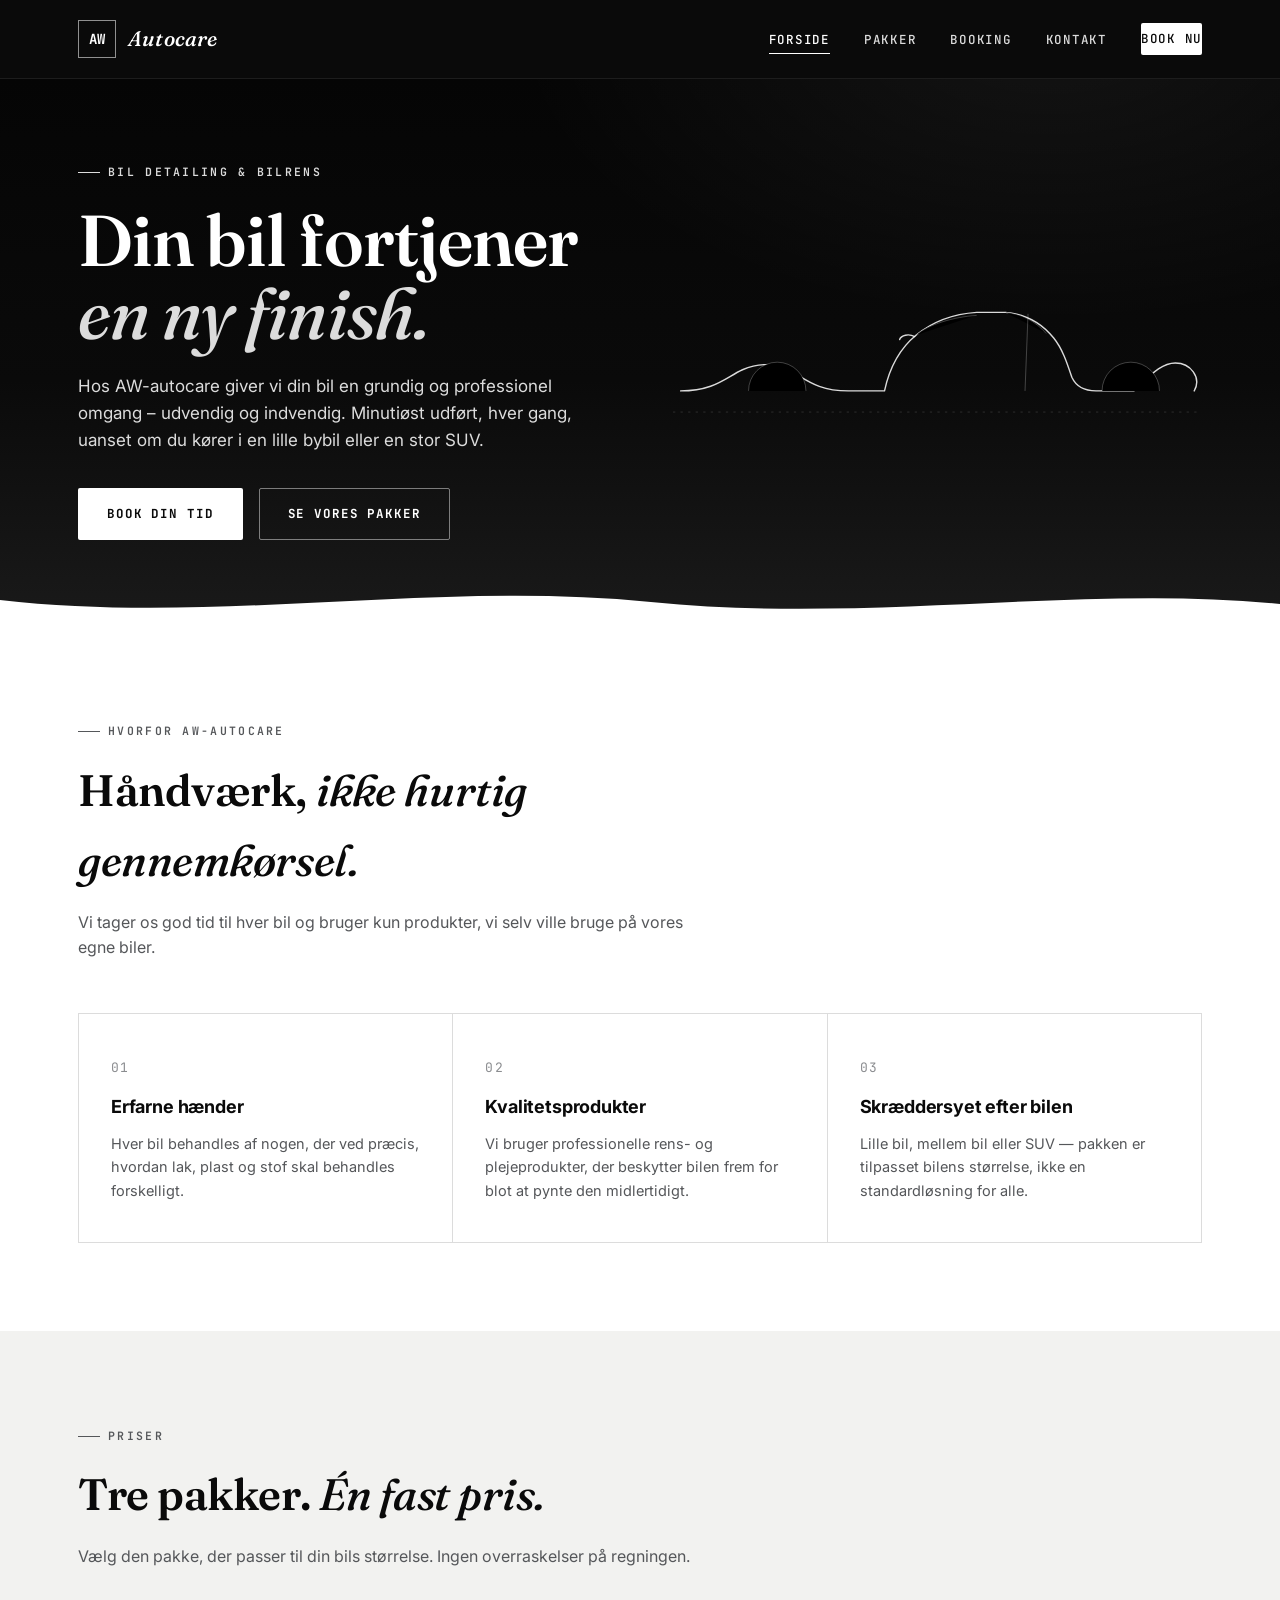
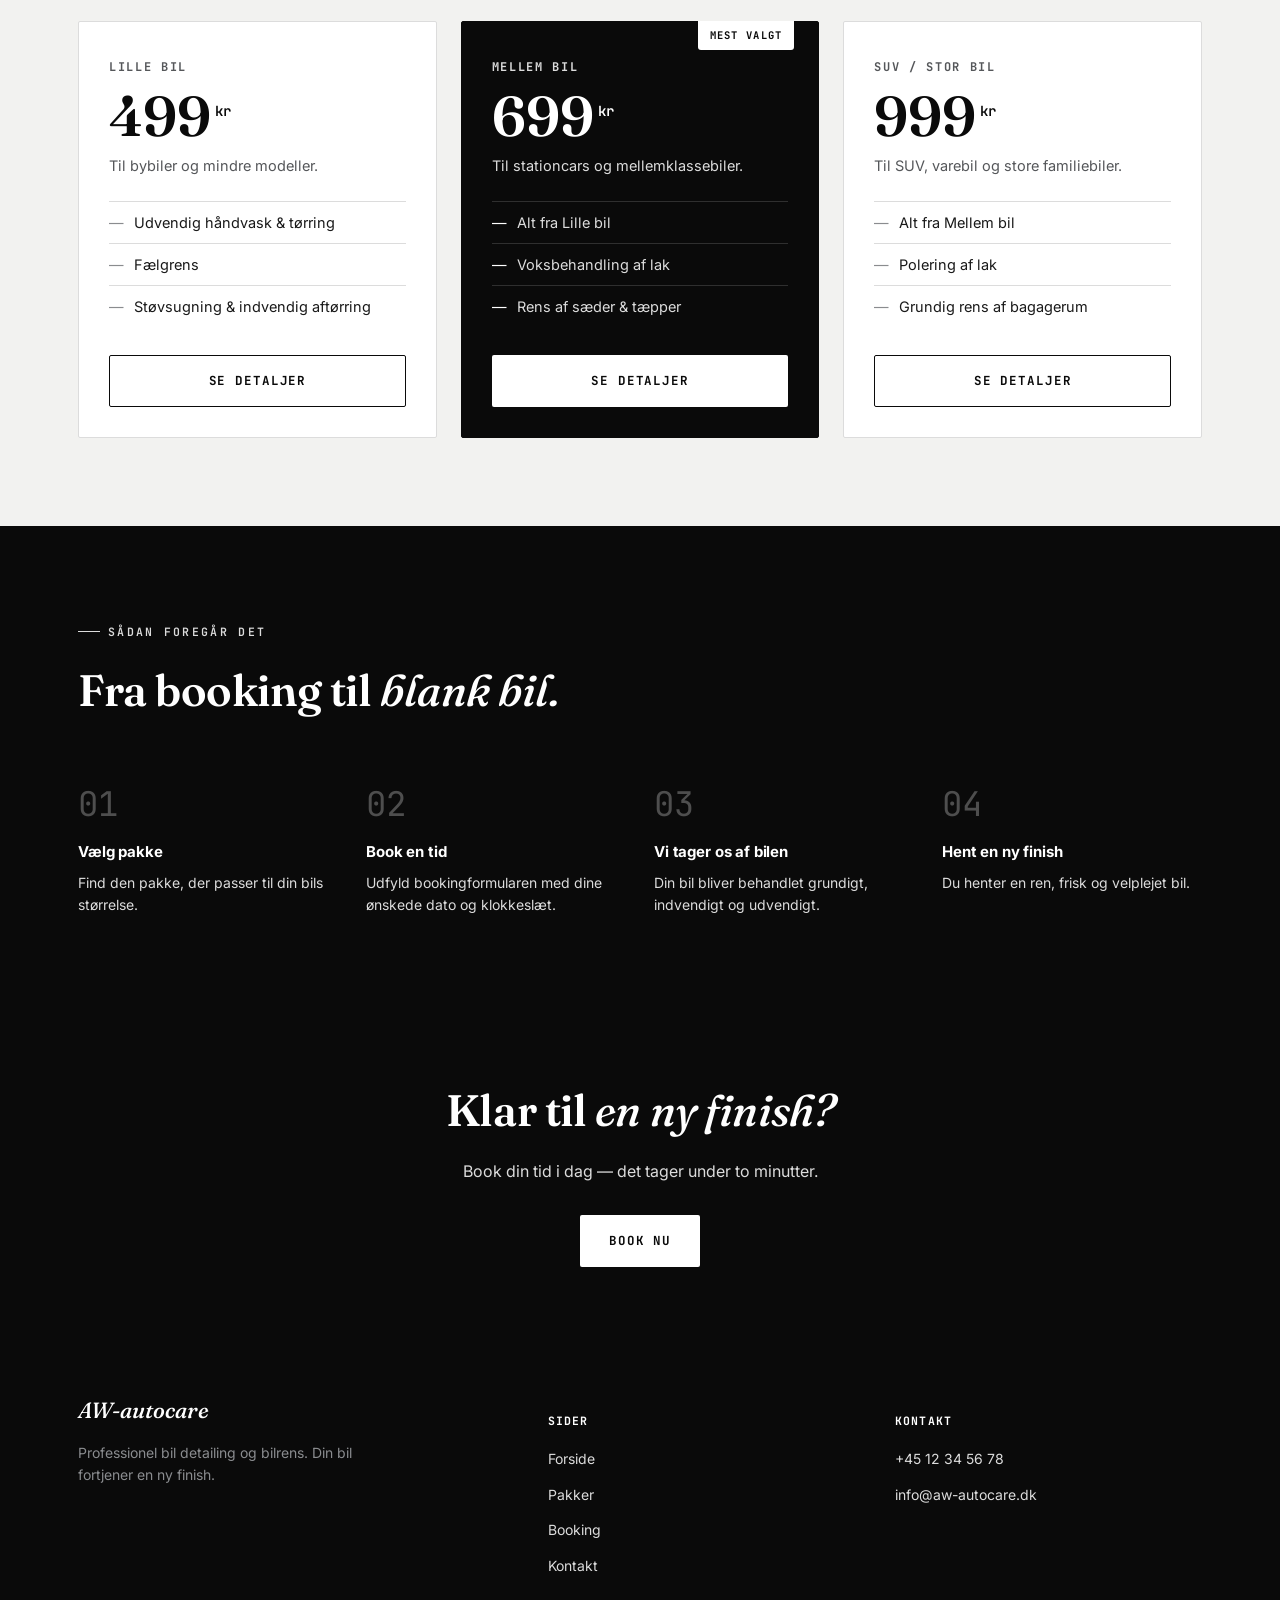
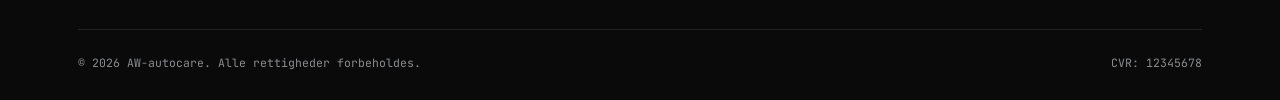
<file: index.html>
<!DOCTYPE html>
<html lang="da">
<head>
<meta charset="UTF-8">
<meta name="viewport" content="width=device-width, initial-scale=1.0">
<title>AW-autocare — Professionel bilpleje og bilrens</title>
<meta name="description" content="AW-autocare tilbyder professionel bil detailing og bilrens til lille bil, mellem bil og SUV/stor bil. Book din tid online i dag.">
<style>
/* ==========================================================================
   AW-autocare — Design tokens (v2)
   Palette: strictly black / gray / white, no other hues.
   Type: "Fraunces" (serif display, italic for emphasis) + "JetBrains Mono"
   (technical uppercase labels/buttons/eyebrows) + "Inter" (body copy).
   Signature: single-stroke line-art car silhouette; soft grayscale vignette.
   ========================================================================== */

@import url('https://fonts.googleapis.com/css2?family=Fraunces:ital,wght@0,400;0,600;1,500&family=JetBrains+Mono:wght@500;700&family=Inter:wght@400;500;600;700&display=swap');

:root{
  --black:      #0a0a0a;
  --charcoal:   #1a1a1a;
  --gray-900:   #2c2c2c;
  --gray-dark:  #55575a;
  --gray:       #8a8c8f;
  --gray-line:  #dcdcdc;
  --off-white:  #f2f2f0;
  --white:      #ffffff;

  --display: 'Fraunces', Georgia, serif;
  --mono: 'JetBrains Mono', 'SF Mono', Menlo, monospace;
  --body: 'Inter', -apple-system, BlinkMacSystemFont, 'Segoe UI', sans-serif;

  --max-w: 1180px;
  --radius: 2px;
  --ease: cubic-bezier(.22,.61,.36,1);
}

*, *::before, *::after{ box-sizing: border-box; }
html{ scroll-behavior: smooth; }
html, body{ margin:0; padding:0; }
body{
  font-family: var(--body);
  background: var(--white);
  color: var(--black);
  line-height: 1.6;
  -webkit-font-smoothing: antialiased;
}
img, svg{ display:block; max-width:100%; }
a{ color: inherit; text-decoration:none; }
ul{ list-style:none; margin:0; padding:0; }
h1,h2,h3,h4{ font-family: var(--display); font-weight:600; letter-spacing:-.01em; margin:0; }
p{ margin:0; }

.container{
  max-width: var(--max-w);
  margin: 0 auto;
  padding: 0 28px;
}

a:focus-visible, button:focus-visible, input:focus-visible, select:focus-visible, textarea:focus-visible{
  outline: 2px solid var(--black);
  outline-offset: 3px;
}

@media (prefers-reduced-motion: reduce){
  *{ animation-duration: .001ms !important; animation-iteration-count: 1 !important; transition-duration: .001ms !important; scroll-behavior:auto !important; }
}

.eyebrow{
  display:inline-flex;
  align-items:center;
  gap:.7em;
  font-family: var(--mono);
  font-weight:600;
  font-size: 11.5px;
  letter-spacing:.2em;
  text-transform: uppercase;
  color: var(--gray-dark);
}
.eyebrow::before{
  content:"";
  width: 22px;
  height:1px;
  background: var(--gray-dark);
}
.section-dark .eyebrow,
.hero .eyebrow{ color: var(--gray-line); }
.section-dark .eyebrow::before,
.hero .eyebrow::before{ background: var(--gray-line); }

/* ---------- Header / Nav ---------- */
.site-header{
  position: sticky;
  top:0;
  z-index: 100;
  background: var(--black);
  border-bottom: 1px solid rgba(255,255,255,.08);
}
.nav{
  display:flex;
  align-items:center;
  justify-content: space-between;
  height: 78px;
}
.logo{
  display:flex;
  align-items:center;
  gap:12px;
}
.logo-mark{
  width: 38px;
  height: 38px;
  border: 1px solid rgba(255,255,255,.55);
  display:flex;
  align-items:center;
  justify-content:center;
  font-family: var(--mono);
  font-weight:700;
  font-size: 14px;
  letter-spacing: .02em;
  color: var(--white);
  flex-shrink:0;
}
.logo-word{
  font-family: var(--display);
  font-style: italic;
  font-weight: 500;
  font-size: 21px;
  color: var(--white);
  letter-spacing: .01em;
}
.nav-links{
  display:flex;
  align-items:center;
  gap: 34px;
}
.nav-links a{
  color: var(--gray-line);
  font-family: var(--mono);
  font-size: 12.5px;
  font-weight: 500;
  letter-spacing: .06em;
  text-transform: uppercase;
  position: relative;
  padding: 6px 0;
  transition: color .2s var(--ease);
}
.nav-links a::after{
  content:"";
  position:absolute;
  left:0; bottom:0;
  width:0%;
  height:1px;
  background: var(--white);
  transition: width .25s var(--ease);
}
.nav-links a:hover,
.nav-links a[aria-current="page"]{ color: var(--white); }
.nav-links a:hover::after,
.nav-links a[aria-current="page"]::after{ width:100%; }

.nav-cta{
  display:inline-block;
  background: var(--white);
  color: var(--black) !important;
  font-family: var(--mono);
  font-size: 12px;
  font-weight:700;
  letter-spacing:.08em;
  text-transform: uppercase;
  padding: 11px 20px;
  border-radius: var(--radius);
  transition: background .2s var(--ease), transform .2s var(--ease);
}
.nav-cta:hover{ background: var(--gray-line); transform: translateY(-1px); }

.menu-toggle{
  display:none;
  background:none;
  border:0;
  padding:8px;
  cursor:pointer;
}
.menu-toggle span{
  display:block;
  width:24px;
  height:2px;
  background: var(--white);
  margin: 5px 0;
  transition: transform .25s var(--ease), opacity .25s var(--ease);
}
.menu-toggle.is-open span:nth-child(1){ transform: translateY(7px) rotate(45deg); }
.menu-toggle.is-open span:nth-child(2){ opacity:0; }
.menu-toggle.is-open span:nth-child(3){ transform: translateY(-7px) rotate(-45deg); }

@media (max-width: 860px){
  .nav-links{
    position:absolute;
    top:78px; left:0; right:0;
    background: var(--black);
    flex-direction: column;
    align-items: flex-start;
    gap:0;
    max-height:0;
    overflow:hidden;
    transition: max-height .3s var(--ease);
    border-bottom: 1px solid rgba(255,255,255,.08);
  }
  .nav-links.is-open{ max-height: 360px; }
  .nav-links a{ padding: 16px 28px; width:100%; }
  .nav-links a::after{ display:none; }
  .nav-cta{ margin: 8px 28px 20px; }
  .menu-toggle{ display:block; }
}

/* ---------- Buttons ---------- */
.btn{
  display:inline-flex;
  align-items:center;
  justify-content:center;
  gap:10px;
  padding: 15px 28px;
  font-family: var(--mono);
  font-size: 12.5px;
  font-weight:700;
  letter-spacing:.07em;
  text-transform: uppercase;
  border-radius: var(--radius);
  border: 1px solid transparent;
  cursor:pointer;
  transition: background .2s var(--ease), color .2s var(--ease), border-color .2s var(--ease), transform .2s var(--ease);
}
.btn-primary{ background: var(--black); color: var(--white); }
.btn-primary:hover{ background: var(--charcoal); transform: translateY(-1px); }
.btn-ghost{ background: transparent; color: var(--black); border-color: var(--black); }
.btn-ghost:hover{ background: var(--black); color: var(--white); }
.btn-on-dark{ background: var(--white); color: var(--black); }
.btn-on-dark:hover{ background: var(--gray-line); transform: translateY(-1px); }
.btn-ghost-on-dark{ background: transparent; color: var(--white); border-color: rgba(255,255,255,.45); }
.btn-ghost-on-dark:hover{ border-color: var(--white); background: rgba(255,255,255,.08); }
.btn-block{ width:100%; }

/* ---------- Divider ---------- */
.wipe-divider{ position: relative; height: 46px; overflow: hidden; }
.wipe-divider svg{ width:100%; height:100%; }

/* ---------- Hero ---------- */
.hero{
  background:
    radial-gradient(ellipse 900px 500px at 82% -10%, rgba(255,255,255,.06), transparent 60%),
    linear-gradient(180deg, #050505 0%, var(--black) 55%, var(--charcoal) 100%);
  color: var(--white);
  padding: 76px 0 0;
  position: relative;
  overflow:hidden;
}
.hero-grid{
  display:grid;
  grid-template-columns: 1.05fr 1fr;
  gap: 40px;
  align-items:center;
  padding-bottom: 40px;
  position:relative;
  z-index:2;
}
.hero-kicker{ margin-bottom: 22px; }
.hero h1{
  font-size: clamp(42px, 6vw, 72px);
  line-height: 1.02;
  color: var(--white);
  max-width: 12ch;
  font-weight: 600;
}
.hero h1 em{
  font-style: italic;
  font-weight: 500;
  color: var(--gray-line);
}
.hero p.lede{
  font-family: var(--body);
  font-size: 17px;
  color: var(--gray-line);
  max-width: 46ch;
  margin-top: 22px;
  font-weight: 400;
}
.hero-actions{
  display:flex;
  gap: 16px;
  margin-top: 34px;
  flex-wrap: wrap;
}
.hero-art{ position: relative; z-index:1; }
.hero-art svg{ width:100%; height:auto; overflow: visible; }
.car-line{
  fill:none;
  stroke: rgba(255,255,255,.85);
  stroke-width: 1.4;
  stroke-linecap: round;
  stroke-linejoin: round;
  vector-effect: non-scaling-stroke;
}
.car-line--dim{ stroke: rgba(255,255,255,.32); stroke-width: 1; }
.car-ground{ stroke: rgba(255,255,255,.18); stroke-width: 1; }
.car-draw{
  stroke-dasharray: 2600;
  stroke-dashoffset: 2600;
  animation: draw-car 2.2s var(--ease) forwards .2s;
}
@keyframes draw-car{ to{ stroke-dashoffset: 0; } }

@media (max-width: 900px){
  .hero-grid{ grid-template-columns: 1fr; }
  .hero-art{ order:-1; max-width: 420px; margin: 0 auto; }
}

/* ---------- Sections ---------- */
section{ padding: 88px 0; }
.section-head{ max-width: 640px; margin-bottom: 52px; }
.section-head h2{ font-size: clamp(32px, 4vw, 44px); margin-top: 14px; }
.section-head h2 em{ font-style: italic; font-weight:500; }
.section-head p{ font-family: var(--body); color: var(--gray-dark); margin-top: 14px; font-size: 16px; }
.section-dark{ background: var(--black); color: var(--white); }
.section-dark .section-head p{ color: var(--gray-line); }
.section-off{ background: var(--off-white); }

/* ---------- Feature list ---------- */
.feature-grid{
  display:grid;
  grid-template-columns: repeat(3, 1fr);
  gap: 1px;
  background: var(--gray-line);
  border: 1px solid var(--gray-line);
}
.feature{ background: var(--white); padding: 40px 32px; }
.feature .num{ font-family: var(--mono); font-size: 13px; color: var(--gray); letter-spacing:.1em; }
.feature h3{ font-family: var(--body); font-weight:700; font-size: 18px; margin-top: 14px; }
.feature p{ font-size: 14.5px; color: var(--gray-dark); margin-top: 10px; }
@media (max-width: 760px){ .feature-grid{ grid-template-columns: 1fr; } }

/* ---------- Pricing / package cards ---------- */
.package-grid{ display:grid; grid-template-columns: repeat(3, 1fr); gap: 24px; }
.package-card{
  border: 1px solid var(--gray-line);
  border-radius: var(--radius);
  padding: 36px 30px 30px;
  display:flex;
  flex-direction:column;
  background: var(--white);
  transition: border-color .2s var(--ease), transform .2s var(--ease), box-shadow .2s var(--ease);
  position:relative;
}
.package-card:hover{ border-color: var(--black); transform: translateY(-4px); box-shadow: 0 18px 34px rgba(0,0,0,.08); }
.package-card.is-featured{ border-color: var(--black); background: var(--black); color: var(--white); }
.package-card.is-featured .package-desc,
.package-card.is-featured .package-list li{ color: var(--gray-line); }
.package-card.is-featured .package-list li::before{ color: var(--white); }
.package-tag{
  position:absolute; top:-1px; right: 24px;
  background: var(--black); color: var(--white);
  font-family: var(--mono);
  font-size: 10.5px; font-weight:700; letter-spacing:.12em; text-transform: uppercase;
  padding: 6px 12px; border-radius: 0 0 3px 3px;
}
.package-card.is-featured .package-tag{ background: var(--white); color: var(--black); }
.package-name{
  font-family: var(--mono); font-weight: 700; font-size: 12px;
  letter-spacing:.14em; text-transform: uppercase; color: var(--gray-dark);
}
.package-card.is-featured .package-name{ color: var(--gray-line); }
.package-price{ font-family: var(--display); font-weight:600; font-size: 56px; line-height: 1; margin-top: 10px; }
.package-price sup{ font-family: var(--mono); font-size: 14px; font-weight:600; margin-left: 4px; top:-1.2em; }
.package-desc{ font-size: 14.5px; color: var(--gray-dark); margin-top: 10px; }
.package-list{ margin-top: 24px; flex:1; }
.package-list li{
  font-size: 14.5px; padding: 9px 0; border-top: 1px solid var(--gray-line);
  color: var(--charcoal); display:flex; gap:10px;
}
.package-card.is-featured .package-list li{ border-top-color: rgba(255,255,255,.15); }
.package-list li::before{ content:"—"; color: var(--gray); flex-shrink:0; }
.package-card .btn{ margin-top: 28px; }
@media (max-width: 900px){ .package-grid{ grid-template-columns: 1fr; } }

/* ---------- Steps (process) ---------- */
.steps{ display:grid; grid-template-columns: repeat(4, 1fr); gap: 28px; }
.step .step-num{ font-family: var(--mono); font-size: 34px; color: rgba(255,255,255,.28); }
.step h4{ font-family: var(--body); font-weight:700; font-size: 15px; margin-top: 8px; }
.step p{ font-size: 14px; color: var(--gray-line); margin-top: 8px; }
@media (max-width: 900px){ .steps{ grid-template-columns: repeat(2,1fr); } }
@media (max-width: 560px){ .steps{ grid-template-columns: 1fr; } }

/* ---------- CTA band ---------- */
.cta-band{ background: var(--black); color: var(--white); padding: 70px 0; text-align:center; }
.cta-band h2{ font-size: clamp(30px,4vw,44px); }
.cta-band h2 em{ font-style:italic; font-weight:500; }
.cta-band p{ color: var(--gray-line); margin-top: 14px; font-family: var(--body); }
.cta-band .hero-actions{ justify-content:center; margin-top: 30px; }

/* ---------- Forms ---------- */
.form-card{ background: var(--white); border: 1px solid var(--gray-line); padding: 40px; border-radius: var(--radius); }
.form-row{ display:grid; grid-template-columns: 1fr 1fr; gap: 20px; }
@media (max-width:640px){ .form-row{ grid-template-columns: 1fr; } }

.field{ margin-bottom: 22px; }
.field label{
  display:block; font-family: var(--mono); font-size: 11.5px; font-weight:700;
  letter-spacing:.06em; text-transform: uppercase; color: var(--gray-dark); margin-bottom: 8px;
}
.field input, .field select, .field textarea{
  width:100%; border: 1px solid var(--gray-line); border-radius: var(--radius);
  padding: 13px 14px; font-family: var(--body); font-size: 15px; color: var(--black);
  background: var(--white); transition: border-color .2s var(--ease);
}
.field input:focus, .field select:focus, .field textarea:focus{ border-color: var(--black); outline: none; }
.field textarea{ resize: vertical; min-height: 110px; }
.field-hint{ font-size:12.5px; color: var(--gray); margin-top:6px; }

.package-choice{ display:grid; grid-template-columns: repeat(3,1fr); gap: 12px; }
@media (max-width:640px){ .package-choice{ grid-template-columns: 1fr; } }
.package-choice input{ position:absolute; opacity:0; pointer-events:none; }
.package-choice label{
  display:block; border: 1px solid var(--gray-line); border-radius: var(--radius);
  padding: 16px; cursor:pointer; transition: border-color .2s var(--ease), background .2s var(--ease);
  text-transform:none; font-weight:500;
}
.package-choice label .pc-name{ display:block; font-weight:700; font-size: 14.5px; color: var(--black); margin-bottom: 3px; }
.package-choice label .pc-price{ display:block; font-family: var(--mono); font-size: 12.5px; color: var(--gray-dark); }
.package-choice input:checked + label{ border-color: var(--black); background: var(--off-white); }
.package-choice input:focus-visible + label{ outline: 2px solid var(--black); outline-offset: 2px; }

.form-success{ display:none; text-align:center; padding: 60px 20px; }
.form-success.is-visible{ display:block; }
.form-card.is-hidden{ display:none; }
.form-success svg{ margin: 0 auto 20px; }
.form-success h3{ font-family: var(--body); font-weight:700; font-size:22px; }
.form-success p{ color: var(--gray-dark); margin-top:10px; }

/* ---------- Info blocks (contact page) ---------- */
.info-grid{ display:grid; grid-template-columns: 1fr 1fr; gap: 60px; }
@media (max-width: 900px){ .info-grid{ grid-template-columns: 1fr; gap:40px; } }

.info-list{ margin-top: 30px; }
.info-list li{
  padding: 20px 0; border-top: 1px solid var(--gray-line);
  display:grid; grid-template-columns: 120px 1fr; gap: 16px;
}
.info-list li:last-child{ border-bottom: 1px solid var(--gray-line); }
.info-list .label{ font-family: var(--mono); font-size: 11.5px; font-weight:700; letter-spacing:.08em; text-transform: uppercase; color: var(--gray); }
.info-list .value{ font-size: 15px; }
.info-list .value a:hover{ text-decoration: underline; }

.map-block{
  background: var(--charcoal); color: var(--white); border-radius: var(--radius);
  min-height: 340px; display:flex; align-items:center; justify-content:center;
  position:relative; overflow:hidden;
}
.map-block .map-pin{ text-align:center; padding: 30px; }
.map-block .map-pin p{ color: var(--gray-line); font-family: var(--mono); font-size:12.5px; margin-top:8px; }

/* ---------- Footer ---------- */
.site-footer{ background: var(--black); color: var(--gray-line); padding: 56px 0 28px; }
.footer-grid{
  display:grid; grid-template-columns: 1.4fr 1fr 1fr; gap: 40px;
  padding-bottom: 40px; border-bottom: 1px solid rgba(255,255,255,.1);
}
@media (max-width: 760px){ .footer-grid{ grid-template-columns: 1fr; gap: 30px; } }
.footer-logo{ font-family: var(--display); font-style:italic; font-weight:500; font-size: 22px; color: var(--white); }
.footer-grid p{ font-size: 14px; color: var(--gray); margin-top: 14px; max-width: 34ch; }
.footer-col h5{
  font-family: var(--mono); font-size: 11.5px; font-weight:700; letter-spacing:.1em;
  text-transform: uppercase; color: var(--white); margin-bottom: 16px;
}
.footer-col li{ margin-bottom: 10px; }
.footer-col a{ font-size: 14px; color: var(--gray-line); transition: color .2s; }
.footer-col a:hover{ color: var(--white); }
.footer-bottom{
  display:flex; justify-content: space-between; padding-top: 24px;
  font-family: var(--mono); font-size: 11.5px; color: var(--gray); flex-wrap:wrap; gap: 10px;
}

.text-center{ text-align:center; }
.mt-0{ margin-top:0; }

</style>
</head>
<body>

<header class="site-header">
  <div class="container nav">
    <a href="index.html" class="logo">
      <span class="logo-mark">AW</span>
      <span class="logo-word">Autocare</span>
    </a>
    <nav>
      <ul class="nav-links" id="nav-links">
        <li><a href="index.html" aria-current="page">Forside</a></li>
        <li><a href="pakker.html">Pakker</a></li>
        <li><a href="booking.html">Booking</a></li>
        <li><a href="kontakt.html">Kontakt</a></li>
        <li><a href="booking.html" class="nav-cta">Book nu</a></li>
      </ul>
    </nav>
    <button class="menu-toggle" id="menu-toggle" aria-label="Åbn menu" aria-expanded="false">
      <span></span><span></span><span></span>
    </button>
  </div>
</header>

<main>

  <!-- ============ HERO ============ -->
  <section class="hero">
    <div class="container hero-grid">
      <div class="hero-copy">
        <div class="hero-kicker">
          <span class="eyebrow">Bil detailing &amp; bilrens</span>
        </div>
        <h1>Din bil fortjener <em>en ny finish.</em></h1>
        <p class="lede">Hos AW-autocare giver vi din bil en grundig og professionel omgang – udvendig og indvendig. Minutiøst udført, hver gang, uanset om du kører i en lille bybil eller en stor SUV.</p>
        <div class="hero-actions">
          <a href="booking.html" class="btn btn-on-dark">Book din tid</a>
          <a href="pakker.html" class="btn btn-ghost-on-dark">Se vores pakker</a>
        </div>
      </div>

      <div class="hero-art" aria-hidden="true">
        <svg viewBox="0 0 700 220" xmlns="http://www.w3.org/2000/svg">
          <!-- single-stroke car silhouette, unfilled -->
          <path class="car-line car-draw" d="M10,168
            C55,168 70,150 92,140
            C112,131 132,131 152,140
            C174,150 188,168 232,168
            L280,168
            C286,140 300,112 322,94
            C344,76 372,66 402,64
            L440,64
            C466,66 488,78 504,98
            C516,113 522,132 528,150
            C534,163 546,168 560,168
            L610,168
            C630,150 645,131 665,131
            C685,131 700,150 690,168"/>

          <!-- wheel arches -->
          <path class="car-line--dim car-draw" d="M100,168 A32,32 0 0 1 176,168" />
          <path class="car-line--dim car-draw" d="M568,168 A32,32 0 0 1 644,168" />

          <!-- window line -->
          <path class="car-line--dim car-draw" d="M322,94 C338,80 372,70 402,68 M440,64 C462,66 480,76 494,92"/>

          <!-- door seam -->
          <path class="car-line--dim car-draw" d="M470,66 L466,168"/>

          <!-- mirror -->
          <path class="car-line car-draw" d="M320,96 C312,92 302,94 300,100"/>

          <!-- ground line -->
          <path class="car-ground" d="M0,196 H700" stroke-dasharray="3 7"/>
        </svg>
      </div>
    </div>

    <div class="wipe-divider" aria-hidden="true">
      <svg viewBox="0 0 1180 46" preserveAspectRatio="none" xmlns="http://www.w3.org/2000/svg">
        <path d="M0,20 C 200,45 400,0 600,22 C 800,44 1000,4 1180,24 L1180,46 L0,46 Z" fill="#ffffff"/>
      </svg>
    </div>
  </section>

  <!-- ============ FEATURES ============ -->
  <section>
    <div class="container">
      <div class="section-head">
        <span class="eyebrow">Hvorfor AW-autocare</span>
        <h2>Håndværk, <em>ikke hurtig gennemkørsel.</em></h2>
        <p>Vi tager os god tid til hver bil og bruger kun produkter, vi selv ville bruge på vores egne biler.</p>
      </div>

      <div class="feature-grid">
        <div class="feature">
          <span class="num">01</span>
          <h3>Erfarne hænder</h3>
          <p>Hver bil behandles af nogen, der ved præcis, hvordan lak, plast og stof skal behandles forskelligt.</p>
        </div>
        <div class="feature">
          <span class="num">02</span>
          <h3>Kvalitetsprodukter</h3>
          <p>Vi bruger professionelle rens- og plejeprodukter, der beskytter bilen frem for blot at pynte den midlertidigt.</p>
        </div>
        <div class="feature">
          <span class="num">03</span>
          <h3>Skræddersyet efter bilen</h3>
          <p>Lille bil, mellem bil eller SUV — pakken er tilpasset bilens størrelse, ikke en standardløsning for alle.</p>
        </div>
      </div>
    </div>
  </section>

  <!-- ============ PACKAGE TEASER ============ -->
  <section class="section-off">
    <div class="container">
      <div class="section-head">
        <span class="eyebrow">Priser</span>
        <h2>Tre pakker. <em>Én fast pris.</em></h2>
        <p>Vælg den pakke, der passer til din bils størrelse. Ingen overraskelser på regningen.</p>
      </div>

      <div class="package-grid">
        <div class="package-card">
          <span class="package-name">Lille bil</span>
          <div class="package-price">499<sup>kr</sup></div>
          <p class="package-desc">Til bybiler og mindre modeller.</p>
          <ul class="package-list">
            <li>Udvendig håndvask &amp; tørring</li>
            <li>Fælgrens</li>
            <li>Støvsugning &amp; indvendig aftørring</li>
          </ul>
          <a href="pakker.html" class="btn btn-ghost btn-block">Se detaljer</a>
        </div>

        <div class="package-card is-featured">
          <span class="package-tag">Mest valgt</span>
          <span class="package-name">Mellem bil</span>
          <div class="package-price">699<sup>kr</sup></div>
          <p class="package-desc">Til stationcars og mellemklassebiler.</p>
          <ul class="package-list">
            <li>Alt fra Lille bil</li>
            <li>Voksbehandling af lak</li>
            <li>Rens af sæder &amp; tæpper</li>
          </ul>
          <a href="pakker.html" class="btn btn-on-dark btn-block">Se detaljer</a>
        </div>

        <div class="package-card">
          <span class="package-name">SUV / stor bil</span>
          <div class="package-price">999<sup>kr</sup></div>
          <p class="package-desc">Til SUV, varebil og store familiebiler.</p>
          <ul class="package-list">
            <li>Alt fra Mellem bil</li>
            <li>Polering af lak</li>
            <li>Grundig rens af bagagerum</li>
          </ul>
          <a href="pakker.html" class="btn btn-ghost btn-block">Se detaljer</a>
        </div>
      </div>
    </div>
  </section>

  <!-- ============ PROCESS ============ -->
  <section class="section-dark">
    <div class="container">
      <div class="section-head">
        <span class="eyebrow">Sådan foregår det</span>
        <h2>Fra booking til <em>blank bil.</em></h2>
      </div>

      <div class="steps">
        <div class="step">
          <span class="step-num">01</span>
          <h4>Vælg pakke</h4>
          <p>Find den pakke, der passer til din bils størrelse.</p>
        </div>
        <div class="step">
          <span class="step-num">02</span>
          <h4>Book en tid</h4>
          <p>Udfyld booking­formularen med dine ønskede dato og klokkeslæt.</p>
        </div>
        <div class="step">
          <span class="step-num">03</span>
          <h4>Vi tager os af bilen</h4>
          <p>Din bil bliver behandlet grundigt, indvendigt og udvendigt.</p>
        </div>
        <div class="step">
          <span class="step-num">04</span>
          <h4>Hent en ny finish</h4>
          <p>Du henter en ren, frisk og velplejet bil.</p>
        </div>
      </div>
    </div>
  </section>

  <!-- ============ CTA ============ -->
  <section class="cta-band">
    <div class="container">
      <h2>Klar til <em>en ny finish?</em></h2>
      <p>Book din tid i dag — det tager under to minutter.</p>
      <div class="hero-actions">
        <a href="booking.html" class="btn btn-on-dark">Book nu</a>
      </div>
    </div>
  </section>

</main>

<footer class="site-footer">
  <div class="container">
    <div class="footer-grid">
      <div>
        <div class="footer-logo">AW-autocare</div>
        <p>Professionel bil detailing og bilrens. Din bil fortjener en ny finish.</p>
      </div>
      <div class="footer-col">
        <h5>Sider</h5>
        <ul>
          <li><a href="index.html">Forside</a></li>
          <li><a href="pakker.html">Pakker</a></li>
          <li><a href="booking.html">Booking</a></li>
          <li><a href="kontakt.html">Kontakt</a></li>
        </ul>
      </div>
      <div class="footer-col">
        <h5>Kontakt</h5>
        <ul>
          <li><a href="tel:+4512345678">+45 12 34 56 78</a></li>
          <li><a href="mailto:info@aw-autocare.dk">info@aw-autocare.dk</a></li>
        </ul>
      </div>
    </div>
    <div class="footer-bottom">
      <span>© 2026 AW-autocare. Alle rettigheder forbeholdes.</span>
      <span>CVR: 12345678</span>
    </div>
  </div>
</footer>

<script>
// ==========================================================================
// AW-autocare — shared behaviour
// ==========================================================================

document.addEventListener('DOMContentLoaded', () => {

  /* ---------- Mobile nav toggle ---------- */
  const toggle = document.querySelector('.menu-toggle');
  const links = document.querySelector('.nav-links');
  if (toggle && links) {
    toggle.addEventListener('click', () => {
      const open = links.classList.toggle('is-open');
      toggle.classList.toggle('is-open', open);
      toggle.setAttribute('aria-expanded', open ? 'true' : 'false');
    });
    links.querySelectorAll('a').forEach(a => {
      a.addEventListener('click', () => {
        links.classList.remove('is-open');
        toggle.classList.remove('is-open');
        toggle.setAttribute('aria-expanded', 'false');
      });
    });
  }

  /* ---------- Booking form ---------- */
  const bookingForm = document.getElementById('booking-form');
  if (bookingForm) {

    // Pre-select package if it arrives via ?pakke=lille / mellem / suv
    const params = new URLSearchParams(window.location.search);
    const pre = params.get('pakke');
    if (pre) {
      const input = bookingForm.querySelector(`input[name="pakke"][value="${pre}"]`);
      if (input) input.checked = true;
    }

    // Don't allow picking a date in the past
    const dateInput = bookingForm.querySelector('#dato');
    if (dateInput) {
      const today = new Date().toISOString().split('T')[0];
      dateInput.setAttribute('min', today);
    }

    bookingForm.addEventListener('submit', (e) => {
      e.preventDefault();

      if (!bookingForm.checkValidity()) {
        bookingForm.reportValidity();
        return;
      }

      // NOTE for developer wiring this up to a real backend:
      // Replace this block with an actual request, e.g.
      //   fetch('/api/booking', { method: 'POST', body: new FormData(bookingForm) })
      // or point the <form> action at a booking/email service (Formspree, Netlify Forms osv.).
      // For now the request is simulated so the page works stand-alone.

      const data = new FormData(bookingForm);
      const pakkeLabels = { lille: 'Lille bil — 499 kr', mellem: 'Mellem bil — 699 kr', suv: 'SUV / stor bil — 999 kr' };
      const chosen = pakkeLabels[data.get('pakke')] || '';

      const summaryEl = document.getElementById('booking-summary');
      if (summaryEl) {
        summaryEl.innerHTML = `
          <li><span class="label">Navn</span><span class="value">${escapeHTML(data.get('navn'))}</span></li>
          <li><span class="label">Pakke</span><span class="value">${escapeHTML(chosen)}</span></li>
          <li><span class="label">Dato</span><span class="value">${escapeHTML(data.get('dato'))} kl. ${escapeHTML(data.get('tid'))}</span></li>
        `;
      }

      bookingForm.closest('.form-card').classList.add('is-hidden');
      document.getElementById('booking-success').classList.add('is-visible');
      document.getElementById('booking-success').scrollIntoView({ behavior: 'smooth', block: 'center' });
    });
  }

  /* ---------- Contact form ---------- */
  const contactForm = document.getElementById('contact-form');
  if (contactForm) {
    contactForm.addEventListener('submit', (e) => {
      e.preventDefault();
      if (!contactForm.checkValidity()) {
        contactForm.reportValidity();
        return;
      }
      // Same note as above — wire this up to a real endpoint or mail service.
      contactForm.closest('.form-card').classList.add('is-hidden');
      document.getElementById('contact-success').classList.add('is-visible');
    });
  }

  function escapeHTML(str) {
    const div = document.createElement('div');
    div.textContent = str || '';
    return div.innerHTML;
  }
});

</script>
</body>
</html>
</file>
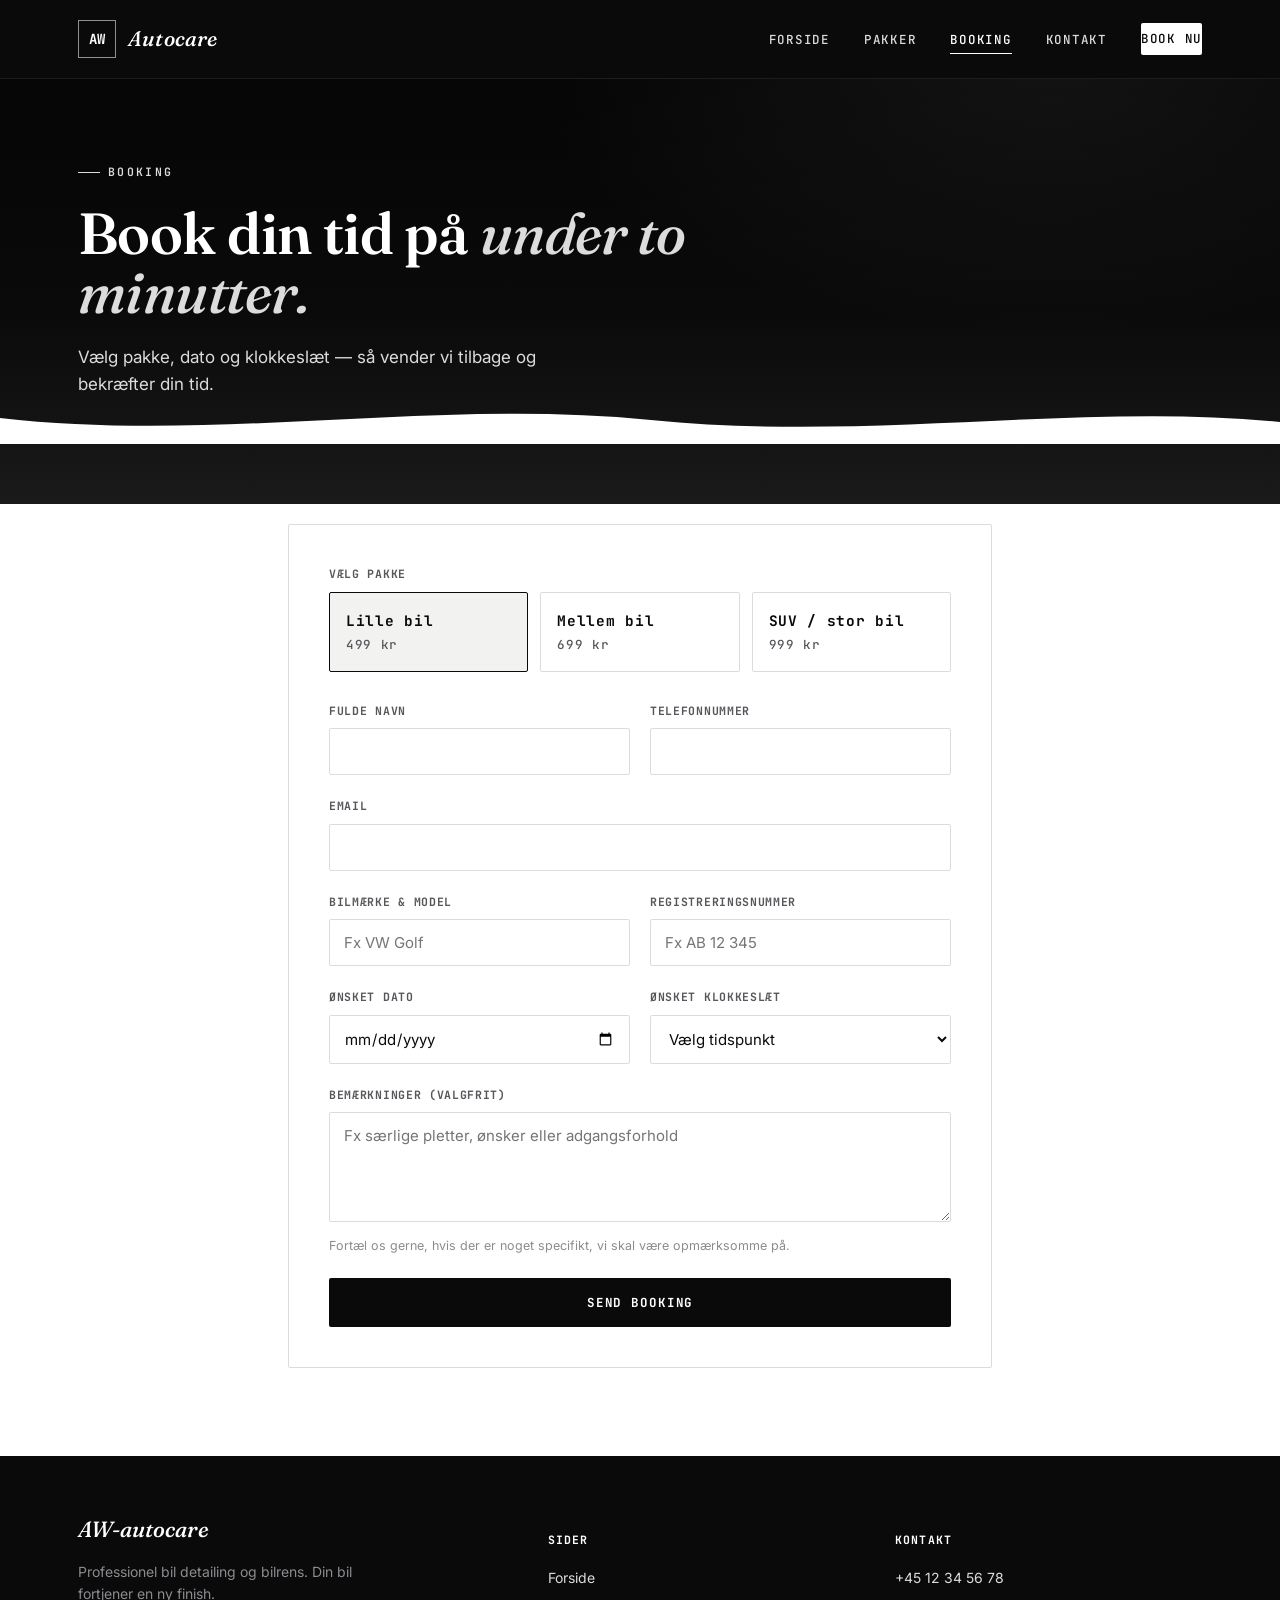
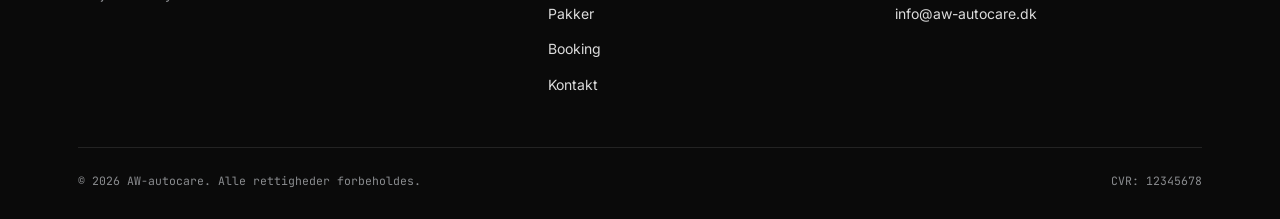
<file: booking.html>
<!DOCTYPE html>
<html lang="da">
<head>
<meta charset="UTF-8">
<meta name="viewport" content="width=device-width, initial-scale=1.0">
<title>Book en tid — AW-autocare</title>
<meta name="description" content="Book din tid til bilpleje hos AW-autocare. Vælg pakke, dato og klokkeslæt.">
<style>
/* ==========================================================================
   AW-autocare — Design tokens (v2)
   Palette: strictly black / gray / white, no other hues.
   Type: "Fraunces" (serif display, italic for emphasis) + "JetBrains Mono"
   (technical uppercase labels/buttons/eyebrows) + "Inter" (body copy).
   Signature: single-stroke line-art car silhouette; soft grayscale vignette.
   ========================================================================== */

@import url('https://fonts.googleapis.com/css2?family=Fraunces:ital,wght@0,400;0,600;1,500&family=JetBrains+Mono:wght@500;700&family=Inter:wght@400;500;600;700&display=swap');

:root{
  --black:      #0a0a0a;
  --charcoal:   #1a1a1a;
  --gray-900:   #2c2c2c;
  --gray-dark:  #55575a;
  --gray:       #8a8c8f;
  --gray-line:  #dcdcdc;
  --off-white:  #f2f2f0;
  --white:      #ffffff;

  --display: 'Fraunces', Georgia, serif;
  --mono: 'JetBrains Mono', 'SF Mono', Menlo, monospace;
  --body: 'Inter', -apple-system, BlinkMacSystemFont, 'Segoe UI', sans-serif;

  --max-w: 1180px;
  --radius: 2px;
  --ease: cubic-bezier(.22,.61,.36,1);
}

*, *::before, *::after{ box-sizing: border-box; }
html{ scroll-behavior: smooth; }
html, body{ margin:0; padding:0; }
body{
  font-family: var(--body);
  background: var(--white);
  color: var(--black);
  line-height: 1.6;
  -webkit-font-smoothing: antialiased;
}
img, svg{ display:block; max-width:100%; }
a{ color: inherit; text-decoration:none; }
ul{ list-style:none; margin:0; padding:0; }
h1,h2,h3,h4{ font-family: var(--display); font-weight:600; letter-spacing:-.01em; margin:0; }
p{ margin:0; }

.container{
  max-width: var(--max-w);
  margin: 0 auto;
  padding: 0 28px;
}

a:focus-visible, button:focus-visible, input:focus-visible, select:focus-visible, textarea:focus-visible{
  outline: 2px solid var(--black);
  outline-offset: 3px;
}

@media (prefers-reduced-motion: reduce){
  *{ animation-duration: .001ms !important; animation-iteration-count: 1 !important; transition-duration: .001ms !important; scroll-behavior:auto !important; }
}

.eyebrow{
  display:inline-flex;
  align-items:center;
  gap:.7em;
  font-family: var(--mono);
  font-weight:600;
  font-size: 11.5px;
  letter-spacing:.2em;
  text-transform: uppercase;
  color: var(--gray-dark);
}
.eyebrow::before{
  content:"";
  width: 22px;
  height:1px;
  background: var(--gray-dark);
}
.section-dark .eyebrow,
.hero .eyebrow{ color: var(--gray-line); }
.section-dark .eyebrow::before,
.hero .eyebrow::before{ background: var(--gray-line); }

/* ---------- Header / Nav ---------- */
.site-header{
  position: sticky;
  top:0;
  z-index: 100;
  background: var(--black);
  border-bottom: 1px solid rgba(255,255,255,.08);
}
.nav{
  display:flex;
  align-items:center;
  justify-content: space-between;
  height: 78px;
}
.logo{
  display:flex;
  align-items:center;
  gap:12px;
}
.logo-mark{
  width: 38px;
  height: 38px;
  border: 1px solid rgba(255,255,255,.55);
  display:flex;
  align-items:center;
  justify-content:center;
  font-family: var(--mono);
  font-weight:700;
  font-size: 14px;
  letter-spacing: .02em;
  color: var(--white);
  flex-shrink:0;
}
.logo-word{
  font-family: var(--display);
  font-style: italic;
  font-weight: 500;
  font-size: 21px;
  color: var(--white);
  letter-spacing: .01em;
}
.nav-links{
  display:flex;
  align-items:center;
  gap: 34px;
}
.nav-links a{
  color: var(--gray-line);
  font-family: var(--mono);
  font-size: 12.5px;
  font-weight: 500;
  letter-spacing: .06em;
  text-transform: uppercase;
  position: relative;
  padding: 6px 0;
  transition: color .2s var(--ease);
}
.nav-links a::after{
  content:"";
  position:absolute;
  left:0; bottom:0;
  width:0%;
  height:1px;
  background: var(--white);
  transition: width .25s var(--ease);
}
.nav-links a:hover,
.nav-links a[aria-current="page"]{ color: var(--white); }
.nav-links a:hover::after,
.nav-links a[aria-current="page"]::after{ width:100%; }

.nav-cta{
  display:inline-block;
  background: var(--white);
  color: var(--black) !important;
  font-family: var(--mono);
  font-size: 12px;
  font-weight:700;
  letter-spacing:.08em;
  text-transform: uppercase;
  padding: 11px 20px;
  border-radius: var(--radius);
  transition: background .2s var(--ease), transform .2s var(--ease);
}
.nav-cta:hover{ background: var(--gray-line); transform: translateY(-1px); }

.menu-toggle{
  display:none;
  background:none;
  border:0;
  padding:8px;
  cursor:pointer;
}
.menu-toggle span{
  display:block;
  width:24px;
  height:2px;
  background: var(--white);
  margin: 5px 0;
  transition: transform .25s var(--ease), opacity .25s var(--ease);
}
.menu-toggle.is-open span:nth-child(1){ transform: translateY(7px) rotate(45deg); }
.menu-toggle.is-open span:nth-child(2){ opacity:0; }
.menu-toggle.is-open span:nth-child(3){ transform: translateY(-7px) rotate(-45deg); }

@media (max-width: 860px){
  .nav-links{
    position:absolute;
    top:78px; left:0; right:0;
    background: var(--black);
    flex-direction: column;
    align-items: flex-start;
    gap:0;
    max-height:0;
    overflow:hidden;
    transition: max-height .3s var(--ease);
    border-bottom: 1px solid rgba(255,255,255,.08);
  }
  .nav-links.is-open{ max-height: 360px; }
  .nav-links a{ padding: 16px 28px; width:100%; }
  .nav-links a::after{ display:none; }
  .nav-cta{ margin: 8px 28px 20px; }
  .menu-toggle{ display:block; }
}

/* ---------- Buttons ---------- */
.btn{
  display:inline-flex;
  align-items:center;
  justify-content:center;
  gap:10px;
  padding: 15px 28px;
  font-family: var(--mono);
  font-size: 12.5px;
  font-weight:700;
  letter-spacing:.07em;
  text-transform: uppercase;
  border-radius: var(--radius);
  border: 1px solid transparent;
  cursor:pointer;
  transition: background .2s var(--ease), color .2s var(--ease), border-color .2s var(--ease), transform .2s var(--ease);
}
.btn-primary{ background: var(--black); color: var(--white); }
.btn-primary:hover{ background: var(--charcoal); transform: translateY(-1px); }
.btn-ghost{ background: transparent; color: var(--black); border-color: var(--black); }
.btn-ghost:hover{ background: var(--black); color: var(--white); }
.btn-on-dark{ background: var(--white); color: var(--black); }
.btn-on-dark:hover{ background: var(--gray-line); transform: translateY(-1px); }
.btn-ghost-on-dark{ background: transparent; color: var(--white); border-color: rgba(255,255,255,.45); }
.btn-ghost-on-dark:hover{ border-color: var(--white); background: rgba(255,255,255,.08); }
.btn-block{ width:100%; }

/* ---------- Divider ---------- */
.wipe-divider{ position: relative; height: 46px; overflow: hidden; }
.wipe-divider svg{ width:100%; height:100%; }

/* ---------- Hero ---------- */
.hero{
  background:
    radial-gradient(ellipse 900px 500px at 82% -10%, rgba(255,255,255,.06), transparent 60%),
    linear-gradient(180deg, #050505 0%, var(--black) 55%, var(--charcoal) 100%);
  color: var(--white);
  padding: 76px 0 0;
  position: relative;
  overflow:hidden;
}
.hero-grid{
  display:grid;
  grid-template-columns: 1.05fr 1fr;
  gap: 40px;
  align-items:center;
  padding-bottom: 40px;
  position:relative;
  z-index:2;
}
.hero-kicker{ margin-bottom: 22px; }
.hero h1{
  font-size: clamp(42px, 6vw, 72px);
  line-height: 1.02;
  color: var(--white);
  max-width: 12ch;
  font-weight: 600;
}
.hero h1 em{
  font-style: italic;
  font-weight: 500;
  color: var(--gray-line);
}
.hero p.lede{
  font-family: var(--body);
  font-size: 17px;
  color: var(--gray-line);
  max-width: 46ch;
  margin-top: 22px;
  font-weight: 400;
}
.hero-actions{
  display:flex;
  gap: 16px;
  margin-top: 34px;
  flex-wrap: wrap;
}
.hero-art{ position: relative; z-index:1; }
.hero-art svg{ width:100%; height:auto; overflow: visible; }
.car-line{
  fill:none;
  stroke: rgba(255,255,255,.85);
  stroke-width: 1.4;
  stroke-linecap: round;
  stroke-linejoin: round;
  vector-effect: non-scaling-stroke;
}
.car-line--dim{ stroke: rgba(255,255,255,.32); stroke-width: 1; }
.car-ground{ stroke: rgba(255,255,255,.18); stroke-width: 1; }
.car-draw{
  stroke-dasharray: 2600;
  stroke-dashoffset: 2600;
  animation: draw-car 2.2s var(--ease) forwards .2s;
}
@keyframes draw-car{ to{ stroke-dashoffset: 0; } }

@media (max-width: 900px){
  .hero-grid{ grid-template-columns: 1fr; }
  .hero-art{ order:-1; max-width: 420px; margin: 0 auto; }
}

/* ---------- Sections ---------- */
section{ padding: 88px 0; }
.section-head{ max-width: 640px; margin-bottom: 52px; }
.section-head h2{ font-size: clamp(32px, 4vw, 44px); margin-top: 14px; }
.section-head h2 em{ font-style: italic; font-weight:500; }
.section-head p{ font-family: var(--body); color: var(--gray-dark); margin-top: 14px; font-size: 16px; }
.section-dark{ background: var(--black); color: var(--white); }
.section-dark .section-head p{ color: var(--gray-line); }
.section-off{ background: var(--off-white); }

/* ---------- Feature list ---------- */
.feature-grid{
  display:grid;
  grid-template-columns: repeat(3, 1fr);
  gap: 1px;
  background: var(--gray-line);
  border: 1px solid var(--gray-line);
}
.feature{ background: var(--white); padding: 40px 32px; }
.feature .num{ font-family: var(--mono); font-size: 13px; color: var(--gray); letter-spacing:.1em; }
.feature h3{ font-family: var(--body); font-weight:700; font-size: 18px; margin-top: 14px; }
.feature p{ font-size: 14.5px; color: var(--gray-dark); margin-top: 10px; }
@media (max-width: 760px){ .feature-grid{ grid-template-columns: 1fr; } }

/* ---------- Pricing / package cards ---------- */
.package-grid{ display:grid; grid-template-columns: repeat(3, 1fr); gap: 24px; }
.package-card{
  border: 1px solid var(--gray-line);
  border-radius: var(--radius);
  padding: 36px 30px 30px;
  display:flex;
  flex-direction:column;
  background: var(--white);
  transition: border-color .2s var(--ease), transform .2s var(--ease), box-shadow .2s var(--ease);
  position:relative;
}
.package-card:hover{ border-color: var(--black); transform: translateY(-4px); box-shadow: 0 18px 34px rgba(0,0,0,.08); }
.package-card.is-featured{ border-color: var(--black); background: var(--black); color: var(--white); }
.package-card.is-featured .package-desc,
.package-card.is-featured .package-list li{ color: var(--gray-line); }
.package-card.is-featured .package-list li::before{ color: var(--white); }
.package-tag{
  position:absolute; top:-1px; right: 24px;
  background: var(--black); color: var(--white);
  font-family: var(--mono);
  font-size: 10.5px; font-weight:700; letter-spacing:.12em; text-transform: uppercase;
  padding: 6px 12px; border-radius: 0 0 3px 3px;
}
.package-card.is-featured .package-tag{ background: var(--white); color: var(--black); }
.package-name{
  font-family: var(--mono); font-weight: 700; font-size: 12px;
  letter-spacing:.14em; text-transform: uppercase; color: var(--gray-dark);
}
.package-card.is-featured .package-name{ color: var(--gray-line); }
.package-price{ font-family: var(--display); font-weight:600; font-size: 56px; line-height: 1; margin-top: 10px; }
.package-price sup{ font-family: var(--mono); font-size: 14px; font-weight:600; margin-left: 4px; top:-1.2em; }
.package-desc{ font-size: 14.5px; color: var(--gray-dark); margin-top: 10px; }
.package-list{ margin-top: 24px; flex:1; }
.package-list li{
  font-size: 14.5px; padding: 9px 0; border-top: 1px solid var(--gray-line);
  color: var(--charcoal); display:flex; gap:10px;
}
.package-card.is-featured .package-list li{ border-top-color: rgba(255,255,255,.15); }
.package-list li::before{ content:"—"; color: var(--gray); flex-shrink:0; }
.package-card .btn{ margin-top: 28px; }
@media (max-width: 900px){ .package-grid{ grid-template-columns: 1fr; } }

/* ---------- Steps (process) ---------- */
.steps{ display:grid; grid-template-columns: repeat(4, 1fr); gap: 28px; }
.step .step-num{ font-family: var(--mono); font-size: 34px; color: rgba(255,255,255,.28); }
.step h4{ font-family: var(--body); font-weight:700; font-size: 15px; margin-top: 8px; }
.step p{ font-size: 14px; color: var(--gray-line); margin-top: 8px; }
@media (max-width: 900px){ .steps{ grid-template-columns: repeat(2,1fr); } }
@media (max-width: 560px){ .steps{ grid-template-columns: 1fr; } }

/* ---------- CTA band ---------- */
.cta-band{ background: var(--black); color: var(--white); padding: 70px 0; text-align:center; }
.cta-band h2{ font-size: clamp(30px,4vw,44px); }
.cta-band h2 em{ font-style:italic; font-weight:500; }
.cta-band p{ color: var(--gray-line); margin-top: 14px; font-family: var(--body); }
.cta-band .hero-actions{ justify-content:center; margin-top: 30px; }

/* ---------- Forms ---------- */
.form-card{ background: var(--white); border: 1px solid var(--gray-line); padding: 40px; border-radius: var(--radius); }
.form-row{ display:grid; grid-template-columns: 1fr 1fr; gap: 20px; }
@media (max-width:640px){ .form-row{ grid-template-columns: 1fr; } }

.field{ margin-bottom: 22px; }
.field label{
  display:block; font-family: var(--mono); font-size: 11.5px; font-weight:700;
  letter-spacing:.06em; text-transform: uppercase; color: var(--gray-dark); margin-bottom: 8px;
}
.field input, .field select, .field textarea{
  width:100%; border: 1px solid var(--gray-line); border-radius: var(--radius);
  padding: 13px 14px; font-family: var(--body); font-size: 15px; color: var(--black);
  background: var(--white); transition: border-color .2s var(--ease);
}
.field input:focus, .field select:focus, .field textarea:focus{ border-color: var(--black); outline: none; }
.field textarea{ resize: vertical; min-height: 110px; }
.field-hint{ font-size:12.5px; color: var(--gray); margin-top:6px; }

.package-choice{ display:grid; grid-template-columns: repeat(3,1fr); gap: 12px; }
@media (max-width:640px){ .package-choice{ grid-template-columns: 1fr; } }
.package-choice input{ position:absolute; opacity:0; pointer-events:none; }
.package-choice label{
  display:block; border: 1px solid var(--gray-line); border-radius: var(--radius);
  padding: 16px; cursor:pointer; transition: border-color .2s var(--ease), background .2s var(--ease);
  text-transform:none; font-weight:500;
}
.package-choice label .pc-name{ display:block; font-weight:700; font-size: 14.5px; color: var(--black); margin-bottom: 3px; }
.package-choice label .pc-price{ display:block; font-family: var(--mono); font-size: 12.5px; color: var(--gray-dark); }
.package-choice input:checked + label{ border-color: var(--black); background: var(--off-white); }
.package-choice input:focus-visible + label{ outline: 2px solid var(--black); outline-offset: 2px; }

.form-success{ display:none; text-align:center; padding: 60px 20px; }
.form-success.is-visible{ display:block; }
.form-card.is-hidden{ display:none; }
.form-success svg{ margin: 0 auto 20px; }
.form-success h3{ font-family: var(--body); font-weight:700; font-size:22px; }
.form-success p{ color: var(--gray-dark); margin-top:10px; }

/* ---------- Info blocks (contact page) ---------- */
.info-grid{ display:grid; grid-template-columns: 1fr 1fr; gap: 60px; }
@media (max-width: 900px){ .info-grid{ grid-template-columns: 1fr; gap:40px; } }

.info-list{ margin-top: 30px; }
.info-list li{
  padding: 20px 0; border-top: 1px solid var(--gray-line);
  display:grid; grid-template-columns: 120px 1fr; gap: 16px;
}
.info-list li:last-child{ border-bottom: 1px solid var(--gray-line); }
.info-list .label{ font-family: var(--mono); font-size: 11.5px; font-weight:700; letter-spacing:.08em; text-transform: uppercase; color: var(--gray); }
.info-list .value{ font-size: 15px; }
.info-list .value a:hover{ text-decoration: underline; }

.map-block{
  background: var(--charcoal); color: var(--white); border-radius: var(--radius);
  min-height: 340px; display:flex; align-items:center; justify-content:center;
  position:relative; overflow:hidden;
}
.map-block .map-pin{ text-align:center; padding: 30px; }
.map-block .map-pin p{ color: var(--gray-line); font-family: var(--mono); font-size:12.5px; margin-top:8px; }

/* ---------- Footer ---------- */
.site-footer{ background: var(--black); color: var(--gray-line); padding: 56px 0 28px; }
.footer-grid{
  display:grid; grid-template-columns: 1.4fr 1fr 1fr; gap: 40px;
  padding-bottom: 40px; border-bottom: 1px solid rgba(255,255,255,.1);
}
@media (max-width: 760px){ .footer-grid{ grid-template-columns: 1fr; gap: 30px; } }
.footer-logo{ font-family: var(--display); font-style:italic; font-weight:500; font-size: 22px; color: var(--white); }
.footer-grid p{ font-size: 14px; color: var(--gray); margin-top: 14px; max-width: 34ch; }
.footer-col h5{
  font-family: var(--mono); font-size: 11.5px; font-weight:700; letter-spacing:.1em;
  text-transform: uppercase; color: var(--white); margin-bottom: 16px;
}
.footer-col li{ margin-bottom: 10px; }
.footer-col a{ font-size: 14px; color: var(--gray-line); transition: color .2s; }
.footer-col a:hover{ color: var(--white); }
.footer-bottom{
  display:flex; justify-content: space-between; padding-top: 24px;
  font-family: var(--mono); font-size: 11.5px; color: var(--gray); flex-wrap:wrap; gap: 10px;
}

.text-center{ text-align:center; }
.mt-0{ margin-top:0; }

</style>
</head>
<body>

<header class="site-header">
  <div class="container nav">
    <a href="index.html" class="logo">
      <span class="logo-mark">AW</span>
      <span class="logo-word">Autocare</span>
    </a>
    <nav>
      <ul class="nav-links" id="nav-links">
        <li><a href="index.html">Forside</a></li>
        <li><a href="pakker.html">Pakker</a></li>
        <li><a href="booking.html" aria-current="page">Booking</a></li>
        <li><a href="kontakt.html">Kontakt</a></li>
        <li><a href="booking.html" class="nav-cta">Book nu</a></li>
      </ul>
    </nav>
    <button class="menu-toggle" id="menu-toggle" aria-label="Åbn menu" aria-expanded="false">
      <span></span><span></span><span></span>
    </button>
  </div>
</header>

<main>

  <section class="hero" style="padding-bottom:60px;">
    <div class="container">
      <div class="hero-kicker">
        <span class="eyebrow">Booking</span>
      </div>
      <h1 style="max-width:16ch; font-size:clamp(36px,5vw,58px);">Book din tid på <em>under to minutter.</em></h1>
      <p class="lede">Vælg pakke, dato og klokkeslæt — så vender vi tilbage og bekræfter din tid.</p>
    </div>
    <div class="wipe-divider" aria-hidden="true">
      <svg viewBox="0 0 1180 46" preserveAspectRatio="none" xmlns="http://www.w3.org/2000/svg">
        <path d="M0,20 C 200,45 400,0 600,22 C 800,44 1000,4 1180,24 L1180,46 L0,46 Z" fill="#ffffff"/>
      </svg>
    </div>
  </section>

  <section style="padding-top:20px;">
    <div class="container" style="max-width:760px;">

      <div class="form-card" id="booking-form-card">
        <form id="booking-form" novalidate>

          <div class="field">
            <label>Vælg pakke</label>
            <div class="package-choice">
              <input type="radio" name="pakke" id="pk-lille" value="lille" checked>
              <label for="pk-lille">
                <span class="pc-name">Lille bil</span>
                <span class="pc-price">499 kr</span>
              </label>

              <input type="radio" name="pakke" id="pk-mellem" value="mellem">
              <label for="pk-mellem">
                <span class="pc-name">Mellem bil</span>
                <span class="pc-price">699 kr</span>
              </label>

              <input type="radio" name="pakke" id="pk-suv" value="suv">
              <label for="pk-suv">
                <span class="pc-name">SUV / stor bil</span>
                <span class="pc-price">999 kr</span>
              </label>
            </div>
          </div>

          <div class="form-row">
            <div class="field">
              <label for="navn">Fulde navn</label>
              <input type="text" id="navn" name="navn" required autocomplete="name">
            </div>
            <div class="field">
              <label for="telefon">Telefonnummer</label>
              <input type="tel" id="telefon" name="telefon" required autocomplete="tel">
            </div>
          </div>

          <div class="field">
            <label for="email">Email</label>
            <input type="email" id="email" name="email" required autocomplete="email">
          </div>

          <div class="form-row">
            <div class="field">
              <label for="bil">Bilmærke &amp; model</label>
              <input type="text" id="bil" name="bil" placeholder="Fx VW Golf" required>
            </div>
            <div class="field">
              <label for="regnr">Registreringsnummer</label>
              <input type="text" id="regnr" name="regnr" placeholder="Fx AB 12 345">
            </div>
          </div>

          <div class="form-row">
            <div class="field">
              <label for="dato">Ønsket dato</label>
              <input type="date" id="dato" name="dato" required>
            </div>
            <div class="field">
              <label for="tid">Ønsket klokkeslæt</label>
              <select id="tid" name="tid" required>
                <option value="">Vælg tidspunkt</option>
                <option value="08:00">08:00</option>
                <option value="09:00">09:00</option>
                <option value="10:00">10:00</option>
                <option value="11:00">11:00</option>
                <option value="12:00">12:00</option>
                <option value="13:00">13:00</option>
                <option value="14:00">14:00</option>
                <option value="15:00">15:00</option>
                <option value="16:00">16:00</option>
              </select>
            </div>
          </div>

          <div class="field">
            <label for="besked">Bemærkninger (valgfrit)</label>
            <textarea id="besked" name="besked" placeholder="Fx særlige pletter, ønsker eller adgangsforhold"></textarea>
            <p class="field-hint">Fortæl os gerne, hvis der er noget specifikt, vi skal være opmærksomme på.</p>
          </div>

          <button type="submit" class="btn btn-primary btn-block">Send booking</button>
        </form>
      </div>

      <div class="form-success" id="booking-success">
        <svg width="56" height="56" viewBox="0 0 56 56" fill="none" xmlns="http://www.w3.org/2000/svg">
          <circle cx="28" cy="28" r="27" stroke="#0c0c0d" stroke-width="2"/>
          <path d="M17 29L24 36L39 20" stroke="#0c0c0d" stroke-width="2.5" stroke-linecap="round" stroke-linejoin="round"/>
        </svg>
        <h3>Tak for din booking!</h3>
        <p>Vi har modtaget din forespørgsel og vender tilbage hurtigst muligt for at bekræfte tiden.</p>
        <ul class="info-list" id="booking-summary" style="margin-top:24px; text-align:left;"></ul>
        <a href="index.html" class="btn btn-ghost" style="margin-top:28px;">Tilbage til forsiden</a>
      </div>

    </div>
  </section>

</main>

<footer class="site-footer">
  <div class="container">
    <div class="footer-grid">
      <div>
        <div class="footer-logo">AW-autocare</div>
        <p>Professionel bil detailing og bilrens. Din bil fortjener en ny finish.</p>
      </div>
      <div class="footer-col">
        <h5>Sider</h5>
        <ul>
          <li><a href="index.html">Forside</a></li>
          <li><a href="pakker.html">Pakker</a></li>
          <li><a href="booking.html">Booking</a></li>
          <li><a href="kontakt.html">Kontakt</a></li>
        </ul>
      </div>
      <div class="footer-col">
        <h5>Kontakt</h5>
        <ul>
          <li><a href="tel:+4512345678">+45 12 34 56 78</a></li>
          <li><a href="mailto:info@aw-autocare.dk">info@aw-autocare.dk</a></li>
        </ul>
      </div>
    </div>
    <div class="footer-bottom">
      <span>© 2026 AW-autocare. Alle rettigheder forbeholdes.</span>
      <span>CVR: 12345678</span>
    </div>
  </div>
</footer>

<script>
// ==========================================================================
// AW-autocare — shared behaviour
// ==========================================================================

document.addEventListener('DOMContentLoaded', () => {

  /* ---------- Mobile nav toggle ---------- */
  const toggle = document.querySelector('.menu-toggle');
  const links = document.querySelector('.nav-links');
  if (toggle && links) {
    toggle.addEventListener('click', () => {
      const open = links.classList.toggle('is-open');
      toggle.classList.toggle('is-open', open);
      toggle.setAttribute('aria-expanded', open ? 'true' : 'false');
    });
    links.querySelectorAll('a').forEach(a => {
      a.addEventListener('click', () => {
        links.classList.remove('is-open');
        toggle.classList.remove('is-open');
        toggle.setAttribute('aria-expanded', 'false');
      });
    });
  }

  /* ---------- Booking form ---------- */
  const bookingForm = document.getElementById('booking-form');
  if (bookingForm) {

    // Pre-select package if it arrives via ?pakke=lille / mellem / suv
    const params = new URLSearchParams(window.location.search);
    const pre = params.get('pakke');
    if (pre) {
      const input = bookingForm.querySelector(`input[name="pakke"][value="${pre}"]`);
      if (input) input.checked = true;
    }

    // Don't allow picking a date in the past
    const dateInput = bookingForm.querySelector('#dato');
    if (dateInput) {
      const today = new Date().toISOString().split('T')[0];
      dateInput.setAttribute('min', today);
    }

    bookingForm.addEventListener('submit', (e) => {
      e.preventDefault();

      if (!bookingForm.checkValidity()) {
        bookingForm.reportValidity();
        return;
      }

      // NOTE for developer wiring this up to a real backend:
      // Replace this block with an actual request, e.g.
      //   fetch('/api/booking', { method: 'POST', body: new FormData(bookingForm) })
      // or point the <form> action at a booking/email service (Formspree, Netlify Forms osv.).
      // For now the request is simulated so the page works stand-alone.

      const data = new FormData(bookingForm);
      const pakkeLabels = { lille: 'Lille bil — 499 kr', mellem: 'Mellem bil — 699 kr', suv: 'SUV / stor bil — 999 kr' };
      const chosen = pakkeLabels[data.get('pakke')] || '';

      const summaryEl = document.getElementById('booking-summary');
      if (summaryEl) {
        summaryEl.innerHTML = `
          <li><span class="label">Navn</span><span class="value">${escapeHTML(data.get('navn'))}</span></li>
          <li><span class="label">Pakke</span><span class="value">${escapeHTML(chosen)}</span></li>
          <li><span class="label">Dato</span><span class="value">${escapeHTML(data.get('dato'))} kl. ${escapeHTML(data.get('tid'))}</span></li>
        `;
      }

      bookingForm.closest('.form-card').classList.add('is-hidden');
      document.getElementById('booking-success').classList.add('is-visible');
      document.getElementById('booking-success').scrollIntoView({ behavior: 'smooth', block: 'center' });
    });
  }

  /* ---------- Contact form ---------- */
  const contactForm = document.getElementById('contact-form');
  if (contactForm) {
    contactForm.addEventListener('submit', (e) => {
      e.preventDefault();
      if (!contactForm.checkValidity()) {
        contactForm.reportValidity();
        return;
      }
      // Same note as above — wire this up to a real endpoint or mail service.
      contactForm.closest('.form-card').classList.add('is-hidden');
      document.getElementById('contact-success').classList.add('is-visible');
    });
  }

  function escapeHTML(str) {
    const div = document.createElement('div');
    div.textContent = str || '';
    return div.innerHTML;
  }
});

</script>
</body>
</html>
</file>
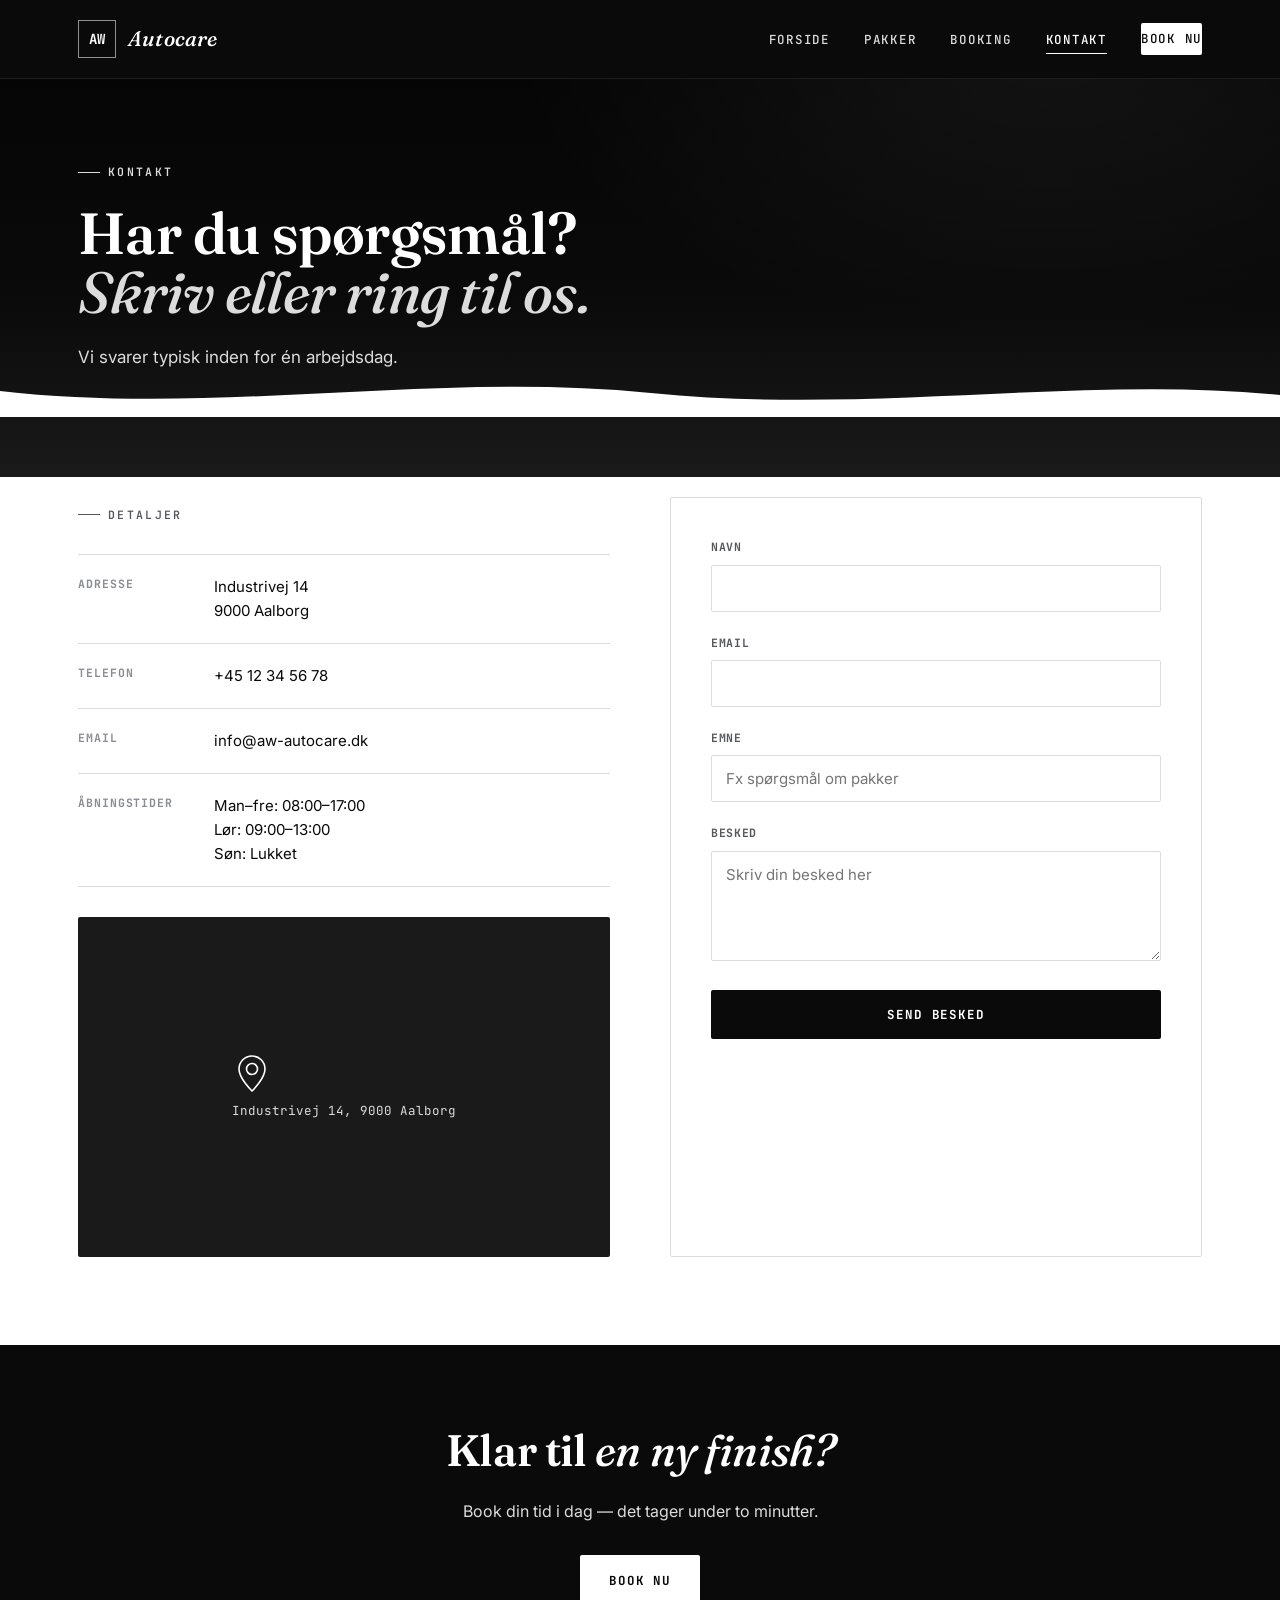
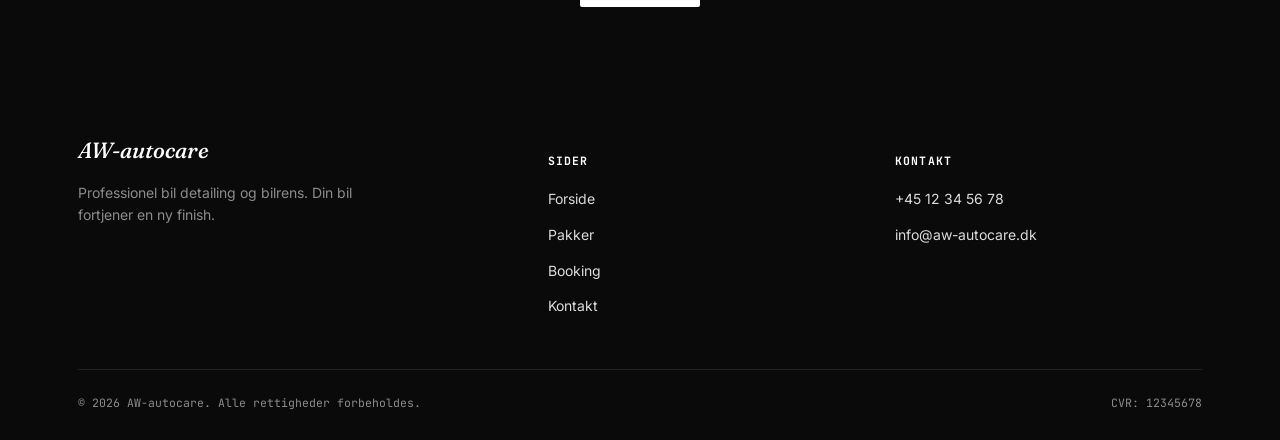
<file: kontakt.html>
<!DOCTYPE html>
<html lang="da">
<head>
<meta charset="UTF-8">
<meta name="viewport" content="width=device-width, initial-scale=1.0">
<title>Kontakt — AW-autocare</title>
<meta name="description" content="Kontakt AW-autocare for spørgsmål om bilpleje, bilrens eller booking.">
<style>
/* ==========================================================================
   AW-autocare — Design tokens (v2)
   Palette: strictly black / gray / white, no other hues.
   Type: "Fraunces" (serif display, italic for emphasis) + "JetBrains Mono"
   (technical uppercase labels/buttons/eyebrows) + "Inter" (body copy).
   Signature: single-stroke line-art car silhouette; soft grayscale vignette.
   ========================================================================== */

@import url('https://fonts.googleapis.com/css2?family=Fraunces:ital,wght@0,400;0,600;1,500&family=JetBrains+Mono:wght@500;700&family=Inter:wght@400;500;600;700&display=swap');

:root{
  --black:      #0a0a0a;
  --charcoal:   #1a1a1a;
  --gray-900:   #2c2c2c;
  --gray-dark:  #55575a;
  --gray:       #8a8c8f;
  --gray-line:  #dcdcdc;
  --off-white:  #f2f2f0;
  --white:      #ffffff;

  --display: 'Fraunces', Georgia, serif;
  --mono: 'JetBrains Mono', 'SF Mono', Menlo, monospace;
  --body: 'Inter', -apple-system, BlinkMacSystemFont, 'Segoe UI', sans-serif;

  --max-w: 1180px;
  --radius: 2px;
  --ease: cubic-bezier(.22,.61,.36,1);
}

*, *::before, *::after{ box-sizing: border-box; }
html{ scroll-behavior: smooth; }
html, body{ margin:0; padding:0; }
body{
  font-family: var(--body);
  background: var(--white);
  color: var(--black);
  line-height: 1.6;
  -webkit-font-smoothing: antialiased;
}
img, svg{ display:block; max-width:100%; }
a{ color: inherit; text-decoration:none; }
ul{ list-style:none; margin:0; padding:0; }
h1,h2,h3,h4{ font-family: var(--display); font-weight:600; letter-spacing:-.01em; margin:0; }
p{ margin:0; }

.container{
  max-width: var(--max-w);
  margin: 0 auto;
  padding: 0 28px;
}

a:focus-visible, button:focus-visible, input:focus-visible, select:focus-visible, textarea:focus-visible{
  outline: 2px solid var(--black);
  outline-offset: 3px;
}

@media (prefers-reduced-motion: reduce){
  *{ animation-duration: .001ms !important; animation-iteration-count: 1 !important; transition-duration: .001ms !important; scroll-behavior:auto !important; }
}

.eyebrow{
  display:inline-flex;
  align-items:center;
  gap:.7em;
  font-family: var(--mono);
  font-weight:600;
  font-size: 11.5px;
  letter-spacing:.2em;
  text-transform: uppercase;
  color: var(--gray-dark);
}
.eyebrow::before{
  content:"";
  width: 22px;
  height:1px;
  background: var(--gray-dark);
}
.section-dark .eyebrow,
.hero .eyebrow{ color: var(--gray-line); }
.section-dark .eyebrow::before,
.hero .eyebrow::before{ background: var(--gray-line); }

/* ---------- Header / Nav ---------- */
.site-header{
  position: sticky;
  top:0;
  z-index: 100;
  background: var(--black);
  border-bottom: 1px solid rgba(255,255,255,.08);
}
.nav{
  display:flex;
  align-items:center;
  justify-content: space-between;
  height: 78px;
}
.logo{
  display:flex;
  align-items:center;
  gap:12px;
}
.logo-mark{
  width: 38px;
  height: 38px;
  border: 1px solid rgba(255,255,255,.55);
  display:flex;
  align-items:center;
  justify-content:center;
  font-family: var(--mono);
  font-weight:700;
  font-size: 14px;
  letter-spacing: .02em;
  color: var(--white);
  flex-shrink:0;
}
.logo-word{
  font-family: var(--display);
  font-style: italic;
  font-weight: 500;
  font-size: 21px;
  color: var(--white);
  letter-spacing: .01em;
}
.nav-links{
  display:flex;
  align-items:center;
  gap: 34px;
}
.nav-links a{
  color: var(--gray-line);
  font-family: var(--mono);
  font-size: 12.5px;
  font-weight: 500;
  letter-spacing: .06em;
  text-transform: uppercase;
  position: relative;
  padding: 6px 0;
  transition: color .2s var(--ease);
}
.nav-links a::after{
  content:"";
  position:absolute;
  left:0; bottom:0;
  width:0%;
  height:1px;
  background: var(--white);
  transition: width .25s var(--ease);
}
.nav-links a:hover,
.nav-links a[aria-current="page"]{ color: var(--white); }
.nav-links a:hover::after,
.nav-links a[aria-current="page"]::after{ width:100%; }

.nav-cta{
  display:inline-block;
  background: var(--white);
  color: var(--black) !important;
  font-family: var(--mono);
  font-size: 12px;
  font-weight:700;
  letter-spacing:.08em;
  text-transform: uppercase;
  padding: 11px 20px;
  border-radius: var(--radius);
  transition: background .2s var(--ease), transform .2s var(--ease);
}
.nav-cta:hover{ background: var(--gray-line); transform: translateY(-1px); }

.menu-toggle{
  display:none;
  background:none;
  border:0;
  padding:8px;
  cursor:pointer;
}
.menu-toggle span{
  display:block;
  width:24px;
  height:2px;
  background: var(--white);
  margin: 5px 0;
  transition: transform .25s var(--ease), opacity .25s var(--ease);
}
.menu-toggle.is-open span:nth-child(1){ transform: translateY(7px) rotate(45deg); }
.menu-toggle.is-open span:nth-child(2){ opacity:0; }
.menu-toggle.is-open span:nth-child(3){ transform: translateY(-7px) rotate(-45deg); }

@media (max-width: 860px){
  .nav-links{
    position:absolute;
    top:78px; left:0; right:0;
    background: var(--black);
    flex-direction: column;
    align-items: flex-start;
    gap:0;
    max-height:0;
    overflow:hidden;
    transition: max-height .3s var(--ease);
    border-bottom: 1px solid rgba(255,255,255,.08);
  }
  .nav-links.is-open{ max-height: 360px; }
  .nav-links a{ padding: 16px 28px; width:100%; }
  .nav-links a::after{ display:none; }
  .nav-cta{ margin: 8px 28px 20px; }
  .menu-toggle{ display:block; }
}

/* ---------- Buttons ---------- */
.btn{
  display:inline-flex;
  align-items:center;
  justify-content:center;
  gap:10px;
  padding: 15px 28px;
  font-family: var(--mono);
  font-size: 12.5px;
  font-weight:700;
  letter-spacing:.07em;
  text-transform: uppercase;
  border-radius: var(--radius);
  border: 1px solid transparent;
  cursor:pointer;
  transition: background .2s var(--ease), color .2s var(--ease), border-color .2s var(--ease), transform .2s var(--ease);
}
.btn-primary{ background: var(--black); color: var(--white); }
.btn-primary:hover{ background: var(--charcoal); transform: translateY(-1px); }
.btn-ghost{ background: transparent; color: var(--black); border-color: var(--black); }
.btn-ghost:hover{ background: var(--black); color: var(--white); }
.btn-on-dark{ background: var(--white); color: var(--black); }
.btn-on-dark:hover{ background: var(--gray-line); transform: translateY(-1px); }
.btn-ghost-on-dark{ background: transparent; color: var(--white); border-color: rgba(255,255,255,.45); }
.btn-ghost-on-dark:hover{ border-color: var(--white); background: rgba(255,255,255,.08); }
.btn-block{ width:100%; }

/* ---------- Divider ---------- */
.wipe-divider{ position: relative; height: 46px; overflow: hidden; }
.wipe-divider svg{ width:100%; height:100%; }

/* ---------- Hero ---------- */
.hero{
  background:
    radial-gradient(ellipse 900px 500px at 82% -10%, rgba(255,255,255,.06), transparent 60%),
    linear-gradient(180deg, #050505 0%, var(--black) 55%, var(--charcoal) 100%);
  color: var(--white);
  padding: 76px 0 0;
  position: relative;
  overflow:hidden;
}
.hero-grid{
  display:grid;
  grid-template-columns: 1.05fr 1fr;
  gap: 40px;
  align-items:center;
  padding-bottom: 40px;
  position:relative;
  z-index:2;
}
.hero-kicker{ margin-bottom: 22px; }
.hero h1{
  font-size: clamp(42px, 6vw, 72px);
  line-height: 1.02;
  color: var(--white);
  max-width: 12ch;
  font-weight: 600;
}
.hero h1 em{
  font-style: italic;
  font-weight: 500;
  color: var(--gray-line);
}
.hero p.lede{
  font-family: var(--body);
  font-size: 17px;
  color: var(--gray-line);
  max-width: 46ch;
  margin-top: 22px;
  font-weight: 400;
}
.hero-actions{
  display:flex;
  gap: 16px;
  margin-top: 34px;
  flex-wrap: wrap;
}
.hero-art{ position: relative; z-index:1; }
.hero-art svg{ width:100%; height:auto; overflow: visible; }
.car-line{
  fill:none;
  stroke: rgba(255,255,255,.85);
  stroke-width: 1.4;
  stroke-linecap: round;
  stroke-linejoin: round;
  vector-effect: non-scaling-stroke;
}
.car-line--dim{ stroke: rgba(255,255,255,.32); stroke-width: 1; }
.car-ground{ stroke: rgba(255,255,255,.18); stroke-width: 1; }
.car-draw{
  stroke-dasharray: 2600;
  stroke-dashoffset: 2600;
  animation: draw-car 2.2s var(--ease) forwards .2s;
}
@keyframes draw-car{ to{ stroke-dashoffset: 0; } }

@media (max-width: 900px){
  .hero-grid{ grid-template-columns: 1fr; }
  .hero-art{ order:-1; max-width: 420px; margin: 0 auto; }
}

/* ---------- Sections ---------- */
section{ padding: 88px 0; }
.section-head{ max-width: 640px; margin-bottom: 52px; }
.section-head h2{ font-size: clamp(32px, 4vw, 44px); margin-top: 14px; }
.section-head h2 em{ font-style: italic; font-weight:500; }
.section-head p{ font-family: var(--body); color: var(--gray-dark); margin-top: 14px; font-size: 16px; }
.section-dark{ background: var(--black); color: var(--white); }
.section-dark .section-head p{ color: var(--gray-line); }
.section-off{ background: var(--off-white); }

/* ---------- Feature list ---------- */
.feature-grid{
  display:grid;
  grid-template-columns: repeat(3, 1fr);
  gap: 1px;
  background: var(--gray-line);
  border: 1px solid var(--gray-line);
}
.feature{ background: var(--white); padding: 40px 32px; }
.feature .num{ font-family: var(--mono); font-size: 13px; color: var(--gray); letter-spacing:.1em; }
.feature h3{ font-family: var(--body); font-weight:700; font-size: 18px; margin-top: 14px; }
.feature p{ font-size: 14.5px; color: var(--gray-dark); margin-top: 10px; }
@media (max-width: 760px){ .feature-grid{ grid-template-columns: 1fr; } }

/* ---------- Pricing / package cards ---------- */
.package-grid{ display:grid; grid-template-columns: repeat(3, 1fr); gap: 24px; }
.package-card{
  border: 1px solid var(--gray-line);
  border-radius: var(--radius);
  padding: 36px 30px 30px;
  display:flex;
  flex-direction:column;
  background: var(--white);
  transition: border-color .2s var(--ease), transform .2s var(--ease), box-shadow .2s var(--ease);
  position:relative;
}
.package-card:hover{ border-color: var(--black); transform: translateY(-4px); box-shadow: 0 18px 34px rgba(0,0,0,.08); }
.package-card.is-featured{ border-color: var(--black); background: var(--black); color: var(--white); }
.package-card.is-featured .package-desc,
.package-card.is-featured .package-list li{ color: var(--gray-line); }
.package-card.is-featured .package-list li::before{ color: var(--white); }
.package-tag{
  position:absolute; top:-1px; right: 24px;
  background: var(--black); color: var(--white);
  font-family: var(--mono);
  font-size: 10.5px; font-weight:700; letter-spacing:.12em; text-transform: uppercase;
  padding: 6px 12px; border-radius: 0 0 3px 3px;
}
.package-card.is-featured .package-tag{ background: var(--white); color: var(--black); }
.package-name{
  font-family: var(--mono); font-weight: 700; font-size: 12px;
  letter-spacing:.14em; text-transform: uppercase; color: var(--gray-dark);
}
.package-card.is-featured .package-name{ color: var(--gray-line); }
.package-price{ font-family: var(--display); font-weight:600; font-size: 56px; line-height: 1; margin-top: 10px; }
.package-price sup{ font-family: var(--mono); font-size: 14px; font-weight:600; margin-left: 4px; top:-1.2em; }
.package-desc{ font-size: 14.5px; color: var(--gray-dark); margin-top: 10px; }
.package-list{ margin-top: 24px; flex:1; }
.package-list li{
  font-size: 14.5px; padding: 9px 0; border-top: 1px solid var(--gray-line);
  color: var(--charcoal); display:flex; gap:10px;
}
.package-card.is-featured .package-list li{ border-top-color: rgba(255,255,255,.15); }
.package-list li::before{ content:"—"; color: var(--gray); flex-shrink:0; }
.package-card .btn{ margin-top: 28px; }
@media (max-width: 900px){ .package-grid{ grid-template-columns: 1fr; } }

/* ---------- Steps (process) ---------- */
.steps{ display:grid; grid-template-columns: repeat(4, 1fr); gap: 28px; }
.step .step-num{ font-family: var(--mono); font-size: 34px; color: rgba(255,255,255,.28); }
.step h4{ font-family: var(--body); font-weight:700; font-size: 15px; margin-top: 8px; }
.step p{ font-size: 14px; color: var(--gray-line); margin-top: 8px; }
@media (max-width: 900px){ .steps{ grid-template-columns: repeat(2,1fr); } }
@media (max-width: 560px){ .steps{ grid-template-columns: 1fr; } }

/* ---------- CTA band ---------- */
.cta-band{ background: var(--black); color: var(--white); padding: 70px 0; text-align:center; }
.cta-band h2{ font-size: clamp(30px,4vw,44px); }
.cta-band h2 em{ font-style:italic; font-weight:500; }
.cta-band p{ color: var(--gray-line); margin-top: 14px; font-family: var(--body); }
.cta-band .hero-actions{ justify-content:center; margin-top: 30px; }

/* ---------- Forms ---------- */
.form-card{ background: var(--white); border: 1px solid var(--gray-line); padding: 40px; border-radius: var(--radius); }
.form-row{ display:grid; grid-template-columns: 1fr 1fr; gap: 20px; }
@media (max-width:640px){ .form-row{ grid-template-columns: 1fr; } }

.field{ margin-bottom: 22px; }
.field label{
  display:block; font-family: var(--mono); font-size: 11.5px; font-weight:700;
  letter-spacing:.06em; text-transform: uppercase; color: var(--gray-dark); margin-bottom: 8px;
}
.field input, .field select, .field textarea{
  width:100%; border: 1px solid var(--gray-line); border-radius: var(--radius);
  padding: 13px 14px; font-family: var(--body); font-size: 15px; color: var(--black);
  background: var(--white); transition: border-color .2s var(--ease);
}
.field input:focus, .field select:focus, .field textarea:focus{ border-color: var(--black); outline: none; }
.field textarea{ resize: vertical; min-height: 110px; }
.field-hint{ font-size:12.5px; color: var(--gray); margin-top:6px; }

.package-choice{ display:grid; grid-template-columns: repeat(3,1fr); gap: 12px; }
@media (max-width:640px){ .package-choice{ grid-template-columns: 1fr; } }
.package-choice input{ position:absolute; opacity:0; pointer-events:none; }
.package-choice label{
  display:block; border: 1px solid var(--gray-line); border-radius: var(--radius);
  padding: 16px; cursor:pointer; transition: border-color .2s var(--ease), background .2s var(--ease);
  text-transform:none; font-weight:500;
}
.package-choice label .pc-name{ display:block; font-weight:700; font-size: 14.5px; color: var(--black); margin-bottom: 3px; }
.package-choice label .pc-price{ display:block; font-family: var(--mono); font-size: 12.5px; color: var(--gray-dark); }
.package-choice input:checked + label{ border-color: var(--black); background: var(--off-white); }
.package-choice input:focus-visible + label{ outline: 2px solid var(--black); outline-offset: 2px; }

.form-success{ display:none; text-align:center; padding: 60px 20px; }
.form-success.is-visible{ display:block; }
.form-card.is-hidden{ display:none; }
.form-success svg{ margin: 0 auto 20px; }
.form-success h3{ font-family: var(--body); font-weight:700; font-size:22px; }
.form-success p{ color: var(--gray-dark); margin-top:10px; }

/* ---------- Info blocks (contact page) ---------- */
.info-grid{ display:grid; grid-template-columns: 1fr 1fr; gap: 60px; }
@media (max-width: 900px){ .info-grid{ grid-template-columns: 1fr; gap:40px; } }

.info-list{ margin-top: 30px; }
.info-list li{
  padding: 20px 0; border-top: 1px solid var(--gray-line);
  display:grid; grid-template-columns: 120px 1fr; gap: 16px;
}
.info-list li:last-child{ border-bottom: 1px solid var(--gray-line); }
.info-list .label{ font-family: var(--mono); font-size: 11.5px; font-weight:700; letter-spacing:.08em; text-transform: uppercase; color: var(--gray); }
.info-list .value{ font-size: 15px; }
.info-list .value a:hover{ text-decoration: underline; }

.map-block{
  background: var(--charcoal); color: var(--white); border-radius: var(--radius);
  min-height: 340px; display:flex; align-items:center; justify-content:center;
  position:relative; overflow:hidden;
}
.map-block .map-pin{ text-align:center; padding: 30px; }
.map-block .map-pin p{ color: var(--gray-line); font-family: var(--mono); font-size:12.5px; margin-top:8px; }

/* ---------- Footer ---------- */
.site-footer{ background: var(--black); color: var(--gray-line); padding: 56px 0 28px; }
.footer-grid{
  display:grid; grid-template-columns: 1.4fr 1fr 1fr; gap: 40px;
  padding-bottom: 40px; border-bottom: 1px solid rgba(255,255,255,.1);
}
@media (max-width: 760px){ .footer-grid{ grid-template-columns: 1fr; gap: 30px; } }
.footer-logo{ font-family: var(--display); font-style:italic; font-weight:500; font-size: 22px; color: var(--white); }
.footer-grid p{ font-size: 14px; color: var(--gray); margin-top: 14px; max-width: 34ch; }
.footer-col h5{
  font-family: var(--mono); font-size: 11.5px; font-weight:700; letter-spacing:.1em;
  text-transform: uppercase; color: var(--white); margin-bottom: 16px;
}
.footer-col li{ margin-bottom: 10px; }
.footer-col a{ font-size: 14px; color: var(--gray-line); transition: color .2s; }
.footer-col a:hover{ color: var(--white); }
.footer-bottom{
  display:flex; justify-content: space-between; padding-top: 24px;
  font-family: var(--mono); font-size: 11.5px; color: var(--gray); flex-wrap:wrap; gap: 10px;
}

.text-center{ text-align:center; }
.mt-0{ margin-top:0; }

</style>
</head>
<body>

<header class="site-header">
  <div class="container nav">
    <a href="index.html" class="logo">
      <span class="logo-mark">AW</span>
      <span class="logo-word">Autocare</span>
    </a>
    <nav>
      <ul class="nav-links" id="nav-links">
        <li><a href="index.html">Forside</a></li>
        <li><a href="pakker.html">Pakker</a></li>
        <li><a href="booking.html">Booking</a></li>
        <li><a href="kontakt.html" aria-current="page">Kontakt</a></li>
        <li><a href="booking.html" class="nav-cta">Book nu</a></li>
      </ul>
    </nav>
    <button class="menu-toggle" id="menu-toggle" aria-label="Åbn menu" aria-expanded="false">
      <span></span><span></span><span></span>
    </button>
  </div>
</header>

<main>

  <section class="hero" style="padding-bottom:60px;">
    <div class="container">
      <div class="hero-kicker">
        <span class="eyebrow">Kontakt</span>
      </div>
      <h1 style="max-width:16ch; font-size:clamp(36px,5vw,58px);">Har du spørgsmål? <em>Skriv eller ring til os.</em></h1>
      <p class="lede">Vi svarer typisk inden for én arbejdsdag.</p>
    </div>
    <div class="wipe-divider" aria-hidden="true">
      <svg viewBox="0 0 1180 46" preserveAspectRatio="none" xmlns="http://www.w3.org/2000/svg">
        <path d="M0,20 C 200,45 400,0 600,22 C 800,44 1000,4 1180,24 L1180,46 L0,46 Z" fill="#ffffff"/>
      </svg>
    </div>
  </section>

  <section style="padding-top:20px;">
    <div class="container">
      <div class="info-grid">

        <div>
          <span class="eyebrow">Detaljer</span>
          <ul class="info-list">
            <li>
              <span class="label">Adresse</span>
              <span class="value">Industrivej 14<br>9000 Aalborg</span>
            </li>
            <li>
              <span class="label">Telefon</span>
              <span class="value"><a href="tel:+4512345678">+45 12 34 56 78</a></span>
            </li>
            <li>
              <span class="label">Email</span>
              <span class="value"><a href="mailto:info@aw-autocare.dk">info@aw-autocare.dk</a></span>
            </li>
            <li>
              <span class="label">Åbningstider</span>
              <span class="value">Man–fre: 08:00–17:00<br>Lør: 09:00–13:00<br>Søn: Lukket</span>
            </li>
          </ul>

          <div class="map-block" style="margin-top:30px;">
            <div class="map-pin">
              <svg width="40" height="40" viewBox="0 0 40 40" fill="none" xmlns="http://www.w3.org/2000/svg">
                <path d="M20 38C20 38 33 25.5 33 16C33 8.8 27.2 3 20 3C12.8 3 7 8.8 7 16C7 25.5 20 38 20 38Z" stroke="#ffffff" stroke-width="1.6"/>
                <circle cx="20" cy="16" r="5.5" stroke="#ffffff" stroke-width="1.6"/>
              </svg>
              <p>Industrivej 14, 9000 Aalborg</p>
            </div>
          </div>
        </div>

        <div class="form-card" id="contact-form-card">
          <form id="contact-form" novalidate>
            <div class="field">
              <label for="c-navn">Navn</label>
              <input type="text" id="c-navn" name="navn" required autocomplete="name">
            </div>
            <div class="field">
              <label for="c-email">Email</label>
              <input type="email" id="c-email" name="email" required autocomplete="email">
            </div>
            <div class="field">
              <label for="c-emne">Emne</label>
              <input type="text" id="c-emne" name="emne" placeholder="Fx spørgsmål om pakker">
            </div>
            <div class="field">
              <label for="c-besked">Besked</label>
              <textarea id="c-besked" name="besked" required placeholder="Skriv din besked her"></textarea>
            </div>
            <button type="submit" class="btn btn-primary btn-block">Send besked</button>
          </form>

          <div class="form-success" id="contact-success">
            <svg width="56" height="56" viewBox="0 0 56 56" fill="none" xmlns="http://www.w3.org/2000/svg">
              <circle cx="28" cy="28" r="27" stroke="#0c0c0d" stroke-width="2"/>
              <path d="M17 29L24 36L39 20" stroke="#0c0c0d" stroke-width="2.5" stroke-linecap="round" stroke-linejoin="round"/>
            </svg>
            <h3>Tak for din besked!</h3>
            <p>Vi vender tilbage hurtigst muligt.</p>
          </div>
        </div>

      </div>
    </div>
  </section>

  <section class="cta-band">
    <div class="container">
      <h2>Klar til <em>en ny finish?</em></h2>
      <p>Book din tid i dag — det tager under to minutter.</p>
      <div class="hero-actions">
        <a href="booking.html" class="btn btn-on-dark">Book nu</a>
      </div>
    </div>
  </section>

</main>

<footer class="site-footer">
  <div class="container">
    <div class="footer-grid">
      <div>
        <div class="footer-logo">AW-autocare</div>
        <p>Professionel bil detailing og bilrens. Din bil fortjener en ny finish.</p>
      </div>
      <div class="footer-col">
        <h5>Sider</h5>
        <ul>
          <li><a href="index.html">Forside</a></li>
          <li><a href="pakker.html">Pakker</a></li>
          <li><a href="booking.html">Booking</a></li>
          <li><a href="kontakt.html">Kontakt</a></li>
        </ul>
      </div>
      <div class="footer-col">
        <h5>Kontakt</h5>
        <ul>
          <li><a href="tel:+4512345678">+45 12 34 56 78</a></li>
          <li><a href="mailto:info@aw-autocare.dk">info@aw-autocare.dk</a></li>
        </ul>
      </div>
    </div>
    <div class="footer-bottom">
      <span>© 2026 AW-autocare. Alle rettigheder forbeholdes.</span>
      <span>CVR: 12345678</span>
    </div>
  </div>
</footer>

<script>
// ==========================================================================
// AW-autocare — shared behaviour
// ==========================================================================

document.addEventListener('DOMContentLoaded', () => {

  /* ---------- Mobile nav toggle ---------- */
  const toggle = document.querySelector('.menu-toggle');
  const links = document.querySelector('.nav-links');
  if (toggle && links) {
    toggle.addEventListener('click', () => {
      const open = links.classList.toggle('is-open');
      toggle.classList.toggle('is-open', open);
      toggle.setAttribute('aria-expanded', open ? 'true' : 'false');
    });
    links.querySelectorAll('a').forEach(a => {
      a.addEventListener('click', () => {
        links.classList.remove('is-open');
        toggle.classList.remove('is-open');
        toggle.setAttribute('aria-expanded', 'false');
      });
    });
  }

  /* ---------- Booking form ---------- */
  const bookingForm = document.getElementById('booking-form');
  if (bookingForm) {

    // Pre-select package if it arrives via ?pakke=lille / mellem / suv
    const params = new URLSearchParams(window.location.search);
    const pre = params.get('pakke');
    if (pre) {
      const input = bookingForm.querySelector(`input[name="pakke"][value="${pre}"]`);
      if (input) input.checked = true;
    }

    // Don't allow picking a date in the past
    const dateInput = bookingForm.querySelector('#dato');
    if (dateInput) {
      const today = new Date().toISOString().split('T')[0];
      dateInput.setAttribute('min', today);
    }

    bookingForm.addEventListener('submit', (e) => {
      e.preventDefault();

      if (!bookingForm.checkValidity()) {
        bookingForm.reportValidity();
        return;
      }

      // NOTE for developer wiring this up to a real backend:
      // Replace this block with an actual request, e.g.
      //   fetch('/api/booking', { method: 'POST', body: new FormData(bookingForm) })
      // or point the <form> action at a booking/email service (Formspree, Netlify Forms osv.).
      // For now the request is simulated so the page works stand-alone.

      const data = new FormData(bookingForm);
      const pakkeLabels = { lille: 'Lille bil — 499 kr', mellem: 'Mellem bil — 699 kr', suv: 'SUV / stor bil — 999 kr' };
      const chosen = pakkeLabels[data.get('pakke')] || '';

      const summaryEl = document.getElementById('booking-summary');
      if (summaryEl) {
        summaryEl.innerHTML = `
          <li><span class="label">Navn</span><span class="value">${escapeHTML(data.get('navn'))}</span></li>
          <li><span class="label">Pakke</span><span class="value">${escapeHTML(chosen)}</span></li>
          <li><span class="label">Dato</span><span class="value">${escapeHTML(data.get('dato'))} kl. ${escapeHTML(data.get('tid'))}</span></li>
        `;
      }

      bookingForm.closest('.form-card').classList.add('is-hidden');
      document.getElementById('booking-success').classList.add('is-visible');
      document.getElementById('booking-success').scrollIntoView({ behavior: 'smooth', block: 'center' });
    });
  }

  /* ---------- Contact form ---------- */
  const contactForm = document.getElementById('contact-form');
  if (contactForm) {
    contactForm.addEventListener('submit', (e) => {
      e.preventDefault();
      if (!contactForm.checkValidity()) {
        contactForm.reportValidity();
        return;
      }
      // Same note as above — wire this up to a real endpoint or mail service.
      contactForm.closest('.form-card').classList.add('is-hidden');
      document.getElementById('contact-success').classList.add('is-visible');
    });
  }

  function escapeHTML(str) {
    const div = document.createElement('div');
    div.textContent = str || '';
    return div.innerHTML;
  }
});

</script>
</body>
</html>
</file>
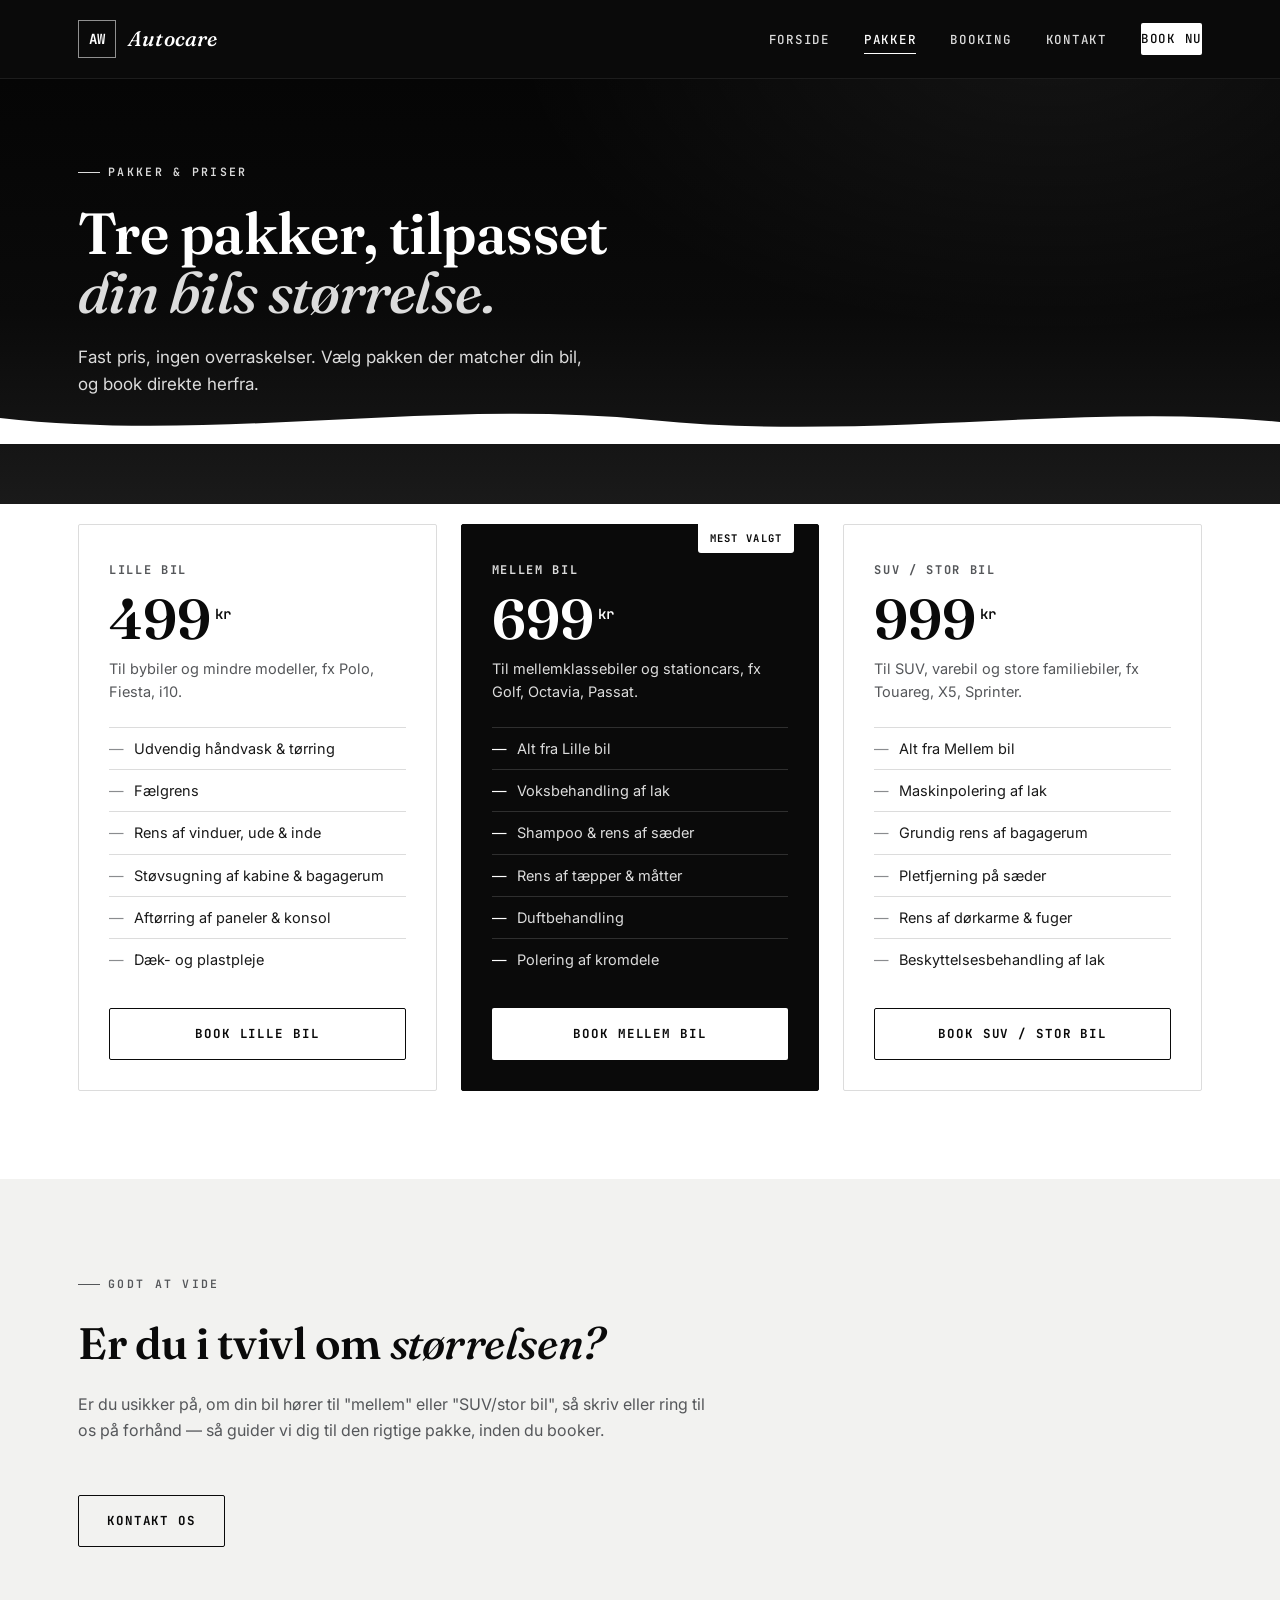
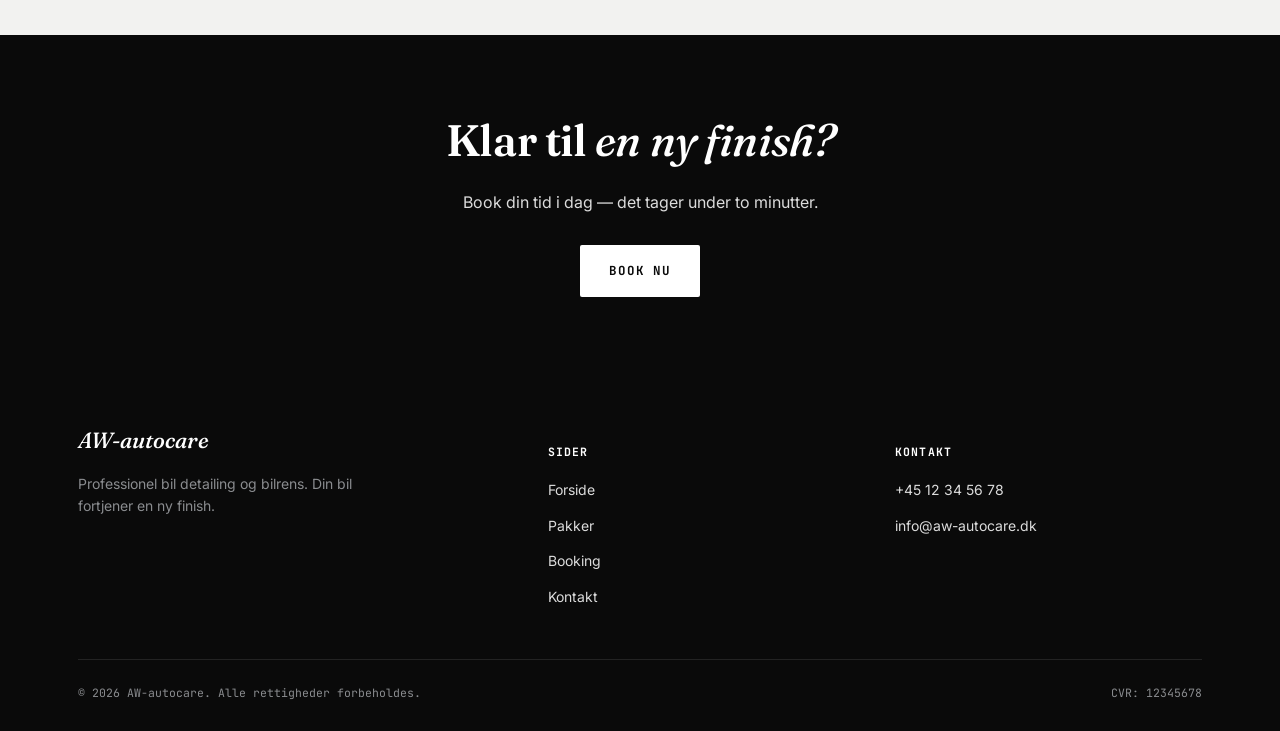
<file: pakker.html>
<!DOCTYPE html>
<html lang="da">
<head>
<meta charset="UTF-8">
<meta name="viewport" content="width=device-width, initial-scale=1.0">
<title>Pakker &amp; priser — AW-autocare</title>
<meta name="description" content="Se AW-autocares tre pakker: Lille bil (499 kr), Mellem bil (699 kr) og SUV/stor bil (999 kr).">
<style>
/* ==========================================================================
   AW-autocare — Design tokens (v2)
   Palette: strictly black / gray / white, no other hues.
   Type: "Fraunces" (serif display, italic for emphasis) + "JetBrains Mono"
   (technical uppercase labels/buttons/eyebrows) + "Inter" (body copy).
   Signature: single-stroke line-art car silhouette; soft grayscale vignette.
   ========================================================================== */

@import url('https://fonts.googleapis.com/css2?family=Fraunces:ital,wght@0,400;0,600;1,500&family=JetBrains+Mono:wght@500;700&family=Inter:wght@400;500;600;700&display=swap');

:root{
  --black:      #0a0a0a;
  --charcoal:   #1a1a1a;
  --gray-900:   #2c2c2c;
  --gray-dark:  #55575a;
  --gray:       #8a8c8f;
  --gray-line:  #dcdcdc;
  --off-white:  #f2f2f0;
  --white:      #ffffff;

  --display: 'Fraunces', Georgia, serif;
  --mono: 'JetBrains Mono', 'SF Mono', Menlo, monospace;
  --body: 'Inter', -apple-system, BlinkMacSystemFont, 'Segoe UI', sans-serif;

  --max-w: 1180px;
  --radius: 2px;
  --ease: cubic-bezier(.22,.61,.36,1);
}

*, *::before, *::after{ box-sizing: border-box; }
html{ scroll-behavior: smooth; }
html, body{ margin:0; padding:0; }
body{
  font-family: var(--body);
  background: var(--white);
  color: var(--black);
  line-height: 1.6;
  -webkit-font-smoothing: antialiased;
}
img, svg{ display:block; max-width:100%; }
a{ color: inherit; text-decoration:none; }
ul{ list-style:none; margin:0; padding:0; }
h1,h2,h3,h4{ font-family: var(--display); font-weight:600; letter-spacing:-.01em; margin:0; }
p{ margin:0; }

.container{
  max-width: var(--max-w);
  margin: 0 auto;
  padding: 0 28px;
}

a:focus-visible, button:focus-visible, input:focus-visible, select:focus-visible, textarea:focus-visible{
  outline: 2px solid var(--black);
  outline-offset: 3px;
}

@media (prefers-reduced-motion: reduce){
  *{ animation-duration: .001ms !important; animation-iteration-count: 1 !important; transition-duration: .001ms !important; scroll-behavior:auto !important; }
}

.eyebrow{
  display:inline-flex;
  align-items:center;
  gap:.7em;
  font-family: var(--mono);
  font-weight:600;
  font-size: 11.5px;
  letter-spacing:.2em;
  text-transform: uppercase;
  color: var(--gray-dark);
}
.eyebrow::before{
  content:"";
  width: 22px;
  height:1px;
  background: var(--gray-dark);
}
.section-dark .eyebrow,
.hero .eyebrow{ color: var(--gray-line); }
.section-dark .eyebrow::before,
.hero .eyebrow::before{ background: var(--gray-line); }

/* ---------- Header / Nav ---------- */
.site-header{
  position: sticky;
  top:0;
  z-index: 100;
  background: var(--black);
  border-bottom: 1px solid rgba(255,255,255,.08);
}
.nav{
  display:flex;
  align-items:center;
  justify-content: space-between;
  height: 78px;
}
.logo{
  display:flex;
  align-items:center;
  gap:12px;
}
.logo-mark{
  width: 38px;
  height: 38px;
  border: 1px solid rgba(255,255,255,.55);
  display:flex;
  align-items:center;
  justify-content:center;
  font-family: var(--mono);
  font-weight:700;
  font-size: 14px;
  letter-spacing: .02em;
  color: var(--white);
  flex-shrink:0;
}
.logo-word{
  font-family: var(--display);
  font-style: italic;
  font-weight: 500;
  font-size: 21px;
  color: var(--white);
  letter-spacing: .01em;
}
.nav-links{
  display:flex;
  align-items:center;
  gap: 34px;
}
.nav-links a{
  color: var(--gray-line);
  font-family: var(--mono);
  font-size: 12.5px;
  font-weight: 500;
  letter-spacing: .06em;
  text-transform: uppercase;
  position: relative;
  padding: 6px 0;
  transition: color .2s var(--ease);
}
.nav-links a::after{
  content:"";
  position:absolute;
  left:0; bottom:0;
  width:0%;
  height:1px;
  background: var(--white);
  transition: width .25s var(--ease);
}
.nav-links a:hover,
.nav-links a[aria-current="page"]{ color: var(--white); }
.nav-links a:hover::after,
.nav-links a[aria-current="page"]::after{ width:100%; }

.nav-cta{
  display:inline-block;
  background: var(--white);
  color: var(--black) !important;
  font-family: var(--mono);
  font-size: 12px;
  font-weight:700;
  letter-spacing:.08em;
  text-transform: uppercase;
  padding: 11px 20px;
  border-radius: var(--radius);
  transition: background .2s var(--ease), transform .2s var(--ease);
}
.nav-cta:hover{ background: var(--gray-line); transform: translateY(-1px); }

.menu-toggle{
  display:none;
  background:none;
  border:0;
  padding:8px;
  cursor:pointer;
}
.menu-toggle span{
  display:block;
  width:24px;
  height:2px;
  background: var(--white);
  margin: 5px 0;
  transition: transform .25s var(--ease), opacity .25s var(--ease);
}
.menu-toggle.is-open span:nth-child(1){ transform: translateY(7px) rotate(45deg); }
.menu-toggle.is-open span:nth-child(2){ opacity:0; }
.menu-toggle.is-open span:nth-child(3){ transform: translateY(-7px) rotate(-45deg); }

@media (max-width: 860px){
  .nav-links{
    position:absolute;
    top:78px; left:0; right:0;
    background: var(--black);
    flex-direction: column;
    align-items: flex-start;
    gap:0;
    max-height:0;
    overflow:hidden;
    transition: max-height .3s var(--ease);
    border-bottom: 1px solid rgba(255,255,255,.08);
  }
  .nav-links.is-open{ max-height: 360px; }
  .nav-links a{ padding: 16px 28px; width:100%; }
  .nav-links a::after{ display:none; }
  .nav-cta{ margin: 8px 28px 20px; }
  .menu-toggle{ display:block; }
}

/* ---------- Buttons ---------- */
.btn{
  display:inline-flex;
  align-items:center;
  justify-content:center;
  gap:10px;
  padding: 15px 28px;
  font-family: var(--mono);
  font-size: 12.5px;
  font-weight:700;
  letter-spacing:.07em;
  text-transform: uppercase;
  border-radius: var(--radius);
  border: 1px solid transparent;
  cursor:pointer;
  transition: background .2s var(--ease), color .2s var(--ease), border-color .2s var(--ease), transform .2s var(--ease);
}
.btn-primary{ background: var(--black); color: var(--white); }
.btn-primary:hover{ background: var(--charcoal); transform: translateY(-1px); }
.btn-ghost{ background: transparent; color: var(--black); border-color: var(--black); }
.btn-ghost:hover{ background: var(--black); color: var(--white); }
.btn-on-dark{ background: var(--white); color: var(--black); }
.btn-on-dark:hover{ background: var(--gray-line); transform: translateY(-1px); }
.btn-ghost-on-dark{ background: transparent; color: var(--white); border-color: rgba(255,255,255,.45); }
.btn-ghost-on-dark:hover{ border-color: var(--white); background: rgba(255,255,255,.08); }
.btn-block{ width:100%; }

/* ---------- Divider ---------- */
.wipe-divider{ position: relative; height: 46px; overflow: hidden; }
.wipe-divider svg{ width:100%; height:100%; }

/* ---------- Hero ---------- */
.hero{
  background:
    radial-gradient(ellipse 900px 500px at 82% -10%, rgba(255,255,255,.06), transparent 60%),
    linear-gradient(180deg, #050505 0%, var(--black) 55%, var(--charcoal) 100%);
  color: var(--white);
  padding: 76px 0 0;
  position: relative;
  overflow:hidden;
}
.hero-grid{
  display:grid;
  grid-template-columns: 1.05fr 1fr;
  gap: 40px;
  align-items:center;
  padding-bottom: 40px;
  position:relative;
  z-index:2;
}
.hero-kicker{ margin-bottom: 22px; }
.hero h1{
  font-size: clamp(42px, 6vw, 72px);
  line-height: 1.02;
  color: var(--white);
  max-width: 12ch;
  font-weight: 600;
}
.hero h1 em{
  font-style: italic;
  font-weight: 500;
  color: var(--gray-line);
}
.hero p.lede{
  font-family: var(--body);
  font-size: 17px;
  color: var(--gray-line);
  max-width: 46ch;
  margin-top: 22px;
  font-weight: 400;
}
.hero-actions{
  display:flex;
  gap: 16px;
  margin-top: 34px;
  flex-wrap: wrap;
}
.hero-art{ position: relative; z-index:1; }
.hero-art svg{ width:100%; height:auto; overflow: visible; }
.car-line{
  fill:none;
  stroke: rgba(255,255,255,.85);
  stroke-width: 1.4;
  stroke-linecap: round;
  stroke-linejoin: round;
  vector-effect: non-scaling-stroke;
}
.car-line--dim{ stroke: rgba(255,255,255,.32); stroke-width: 1; }
.car-ground{ stroke: rgba(255,255,255,.18); stroke-width: 1; }
.car-draw{
  stroke-dasharray: 2600;
  stroke-dashoffset: 2600;
  animation: draw-car 2.2s var(--ease) forwards .2s;
}
@keyframes draw-car{ to{ stroke-dashoffset: 0; } }

@media (max-width: 900px){
  .hero-grid{ grid-template-columns: 1fr; }
  .hero-art{ order:-1; max-width: 420px; margin: 0 auto; }
}

/* ---------- Sections ---------- */
section{ padding: 88px 0; }
.section-head{ max-width: 640px; margin-bottom: 52px; }
.section-head h2{ font-size: clamp(32px, 4vw, 44px); margin-top: 14px; }
.section-head h2 em{ font-style: italic; font-weight:500; }
.section-head p{ font-family: var(--body); color: var(--gray-dark); margin-top: 14px; font-size: 16px; }
.section-dark{ background: var(--black); color: var(--white); }
.section-dark .section-head p{ color: var(--gray-line); }
.section-off{ background: var(--off-white); }

/* ---------- Feature list ---------- */
.feature-grid{
  display:grid;
  grid-template-columns: repeat(3, 1fr);
  gap: 1px;
  background: var(--gray-line);
  border: 1px solid var(--gray-line);
}
.feature{ background: var(--white); padding: 40px 32px; }
.feature .num{ font-family: var(--mono); font-size: 13px; color: var(--gray); letter-spacing:.1em; }
.feature h3{ font-family: var(--body); font-weight:700; font-size: 18px; margin-top: 14px; }
.feature p{ font-size: 14.5px; color: var(--gray-dark); margin-top: 10px; }
@media (max-width: 760px){ .feature-grid{ grid-template-columns: 1fr; } }

/* ---------- Pricing / package cards ---------- */
.package-grid{ display:grid; grid-template-columns: repeat(3, 1fr); gap: 24px; }
.package-card{
  border: 1px solid var(--gray-line);
  border-radius: var(--radius);
  padding: 36px 30px 30px;
  display:flex;
  flex-direction:column;
  background: var(--white);
  transition: border-color .2s var(--ease), transform .2s var(--ease), box-shadow .2s var(--ease);
  position:relative;
}
.package-card:hover{ border-color: var(--black); transform: translateY(-4px); box-shadow: 0 18px 34px rgba(0,0,0,.08); }
.package-card.is-featured{ border-color: var(--black); background: var(--black); color: var(--white); }
.package-card.is-featured .package-desc,
.package-card.is-featured .package-list li{ color: var(--gray-line); }
.package-card.is-featured .package-list li::before{ color: var(--white); }
.package-tag{
  position:absolute; top:-1px; right: 24px;
  background: var(--black); color: var(--white);
  font-family: var(--mono);
  font-size: 10.5px; font-weight:700; letter-spacing:.12em; text-transform: uppercase;
  padding: 6px 12px; border-radius: 0 0 3px 3px;
}
.package-card.is-featured .package-tag{ background: var(--white); color: var(--black); }
.package-name{
  font-family: var(--mono); font-weight: 700; font-size: 12px;
  letter-spacing:.14em; text-transform: uppercase; color: var(--gray-dark);
}
.package-card.is-featured .package-name{ color: var(--gray-line); }
.package-price{ font-family: var(--display); font-weight:600; font-size: 56px; line-height: 1; margin-top: 10px; }
.package-price sup{ font-family: var(--mono); font-size: 14px; font-weight:600; margin-left: 4px; top:-1.2em; }
.package-desc{ font-size: 14.5px; color: var(--gray-dark); margin-top: 10px; }
.package-list{ margin-top: 24px; flex:1; }
.package-list li{
  font-size: 14.5px; padding: 9px 0; border-top: 1px solid var(--gray-line);
  color: var(--charcoal); display:flex; gap:10px;
}
.package-card.is-featured .package-list li{ border-top-color: rgba(255,255,255,.15); }
.package-list li::before{ content:"—"; color: var(--gray); flex-shrink:0; }
.package-card .btn{ margin-top: 28px; }
@media (max-width: 900px){ .package-grid{ grid-template-columns: 1fr; } }

/* ---------- Steps (process) ---------- */
.steps{ display:grid; grid-template-columns: repeat(4, 1fr); gap: 28px; }
.step .step-num{ font-family: var(--mono); font-size: 34px; color: rgba(255,255,255,.28); }
.step h4{ font-family: var(--body); font-weight:700; font-size: 15px; margin-top: 8px; }
.step p{ font-size: 14px; color: var(--gray-line); margin-top: 8px; }
@media (max-width: 900px){ .steps{ grid-template-columns: repeat(2,1fr); } }
@media (max-width: 560px){ .steps{ grid-template-columns: 1fr; } }

/* ---------- CTA band ---------- */
.cta-band{ background: var(--black); color: var(--white); padding: 70px 0; text-align:center; }
.cta-band h2{ font-size: clamp(30px,4vw,44px); }
.cta-band h2 em{ font-style:italic; font-weight:500; }
.cta-band p{ color: var(--gray-line); margin-top: 14px; font-family: var(--body); }
.cta-band .hero-actions{ justify-content:center; margin-top: 30px; }

/* ---------- Forms ---------- */
.form-card{ background: var(--white); border: 1px solid var(--gray-line); padding: 40px; border-radius: var(--radius); }
.form-row{ display:grid; grid-template-columns: 1fr 1fr; gap: 20px; }
@media (max-width:640px){ .form-row{ grid-template-columns: 1fr; } }

.field{ margin-bottom: 22px; }
.field label{
  display:block; font-family: var(--mono); font-size: 11.5px; font-weight:700;
  letter-spacing:.06em; text-transform: uppercase; color: var(--gray-dark); margin-bottom: 8px;
}
.field input, .field select, .field textarea{
  width:100%; border: 1px solid var(--gray-line); border-radius: var(--radius);
  padding: 13px 14px; font-family: var(--body); font-size: 15px; color: var(--black);
  background: var(--white); transition: border-color .2s var(--ease);
}
.field input:focus, .field select:focus, .field textarea:focus{ border-color: var(--black); outline: none; }
.field textarea{ resize: vertical; min-height: 110px; }
.field-hint{ font-size:12.5px; color: var(--gray); margin-top:6px; }

.package-choice{ display:grid; grid-template-columns: repeat(3,1fr); gap: 12px; }
@media (max-width:640px){ .package-choice{ grid-template-columns: 1fr; } }
.package-choice input{ position:absolute; opacity:0; pointer-events:none; }
.package-choice label{
  display:block; border: 1px solid var(--gray-line); border-radius: var(--radius);
  padding: 16px; cursor:pointer; transition: border-color .2s var(--ease), background .2s var(--ease);
  text-transform:none; font-weight:500;
}
.package-choice label .pc-name{ display:block; font-weight:700; font-size: 14.5px; color: var(--black); margin-bottom: 3px; }
.package-choice label .pc-price{ display:block; font-family: var(--mono); font-size: 12.5px; color: var(--gray-dark); }
.package-choice input:checked + label{ border-color: var(--black); background: var(--off-white); }
.package-choice input:focus-visible + label{ outline: 2px solid var(--black); outline-offset: 2px; }

.form-success{ display:none; text-align:center; padding: 60px 20px; }
.form-success.is-visible{ display:block; }
.form-card.is-hidden{ display:none; }
.form-success svg{ margin: 0 auto 20px; }
.form-success h3{ font-family: var(--body); font-weight:700; font-size:22px; }
.form-success p{ color: var(--gray-dark); margin-top:10px; }

/* ---------- Info blocks (contact page) ---------- */
.info-grid{ display:grid; grid-template-columns: 1fr 1fr; gap: 60px; }
@media (max-width: 900px){ .info-grid{ grid-template-columns: 1fr; gap:40px; } }

.info-list{ margin-top: 30px; }
.info-list li{
  padding: 20px 0; border-top: 1px solid var(--gray-line);
  display:grid; grid-template-columns: 120px 1fr; gap: 16px;
}
.info-list li:last-child{ border-bottom: 1px solid var(--gray-line); }
.info-list .label{ font-family: var(--mono); font-size: 11.5px; font-weight:700; letter-spacing:.08em; text-transform: uppercase; color: var(--gray); }
.info-list .value{ font-size: 15px; }
.info-list .value a:hover{ text-decoration: underline; }

.map-block{
  background: var(--charcoal); color: var(--white); border-radius: var(--radius);
  min-height: 340px; display:flex; align-items:center; justify-content:center;
  position:relative; overflow:hidden;
}
.map-block .map-pin{ text-align:center; padding: 30px; }
.map-block .map-pin p{ color: var(--gray-line); font-family: var(--mono); font-size:12.5px; margin-top:8px; }

/* ---------- Footer ---------- */
.site-footer{ background: var(--black); color: var(--gray-line); padding: 56px 0 28px; }
.footer-grid{
  display:grid; grid-template-columns: 1.4fr 1fr 1fr; gap: 40px;
  padding-bottom: 40px; border-bottom: 1px solid rgba(255,255,255,.1);
}
@media (max-width: 760px){ .footer-grid{ grid-template-columns: 1fr; gap: 30px; } }
.footer-logo{ font-family: var(--display); font-style:italic; font-weight:500; font-size: 22px; color: var(--white); }
.footer-grid p{ font-size: 14px; color: var(--gray); margin-top: 14px; max-width: 34ch; }
.footer-col h5{
  font-family: var(--mono); font-size: 11.5px; font-weight:700; letter-spacing:.1em;
  text-transform: uppercase; color: var(--white); margin-bottom: 16px;
}
.footer-col li{ margin-bottom: 10px; }
.footer-col a{ font-size: 14px; color: var(--gray-line); transition: color .2s; }
.footer-col a:hover{ color: var(--white); }
.footer-bottom{
  display:flex; justify-content: space-between; padding-top: 24px;
  font-family: var(--mono); font-size: 11.5px; color: var(--gray); flex-wrap:wrap; gap: 10px;
}

.text-center{ text-align:center; }
.mt-0{ margin-top:0; }

</style>
</head>
<body>

<header class="site-header">
  <div class="container nav">
    <a href="index.html" class="logo">
      <span class="logo-mark">AW</span>
      <span class="logo-word">Autocare</span>
    </a>
    <nav>
      <ul class="nav-links" id="nav-links">
        <li><a href="index.html">Forside</a></li>
        <li><a href="pakker.html" aria-current="page">Pakker</a></li>
        <li><a href="booking.html">Booking</a></li>
        <li><a href="kontakt.html">Kontakt</a></li>
        <li><a href="booking.html" class="nav-cta">Book nu</a></li>
      </ul>
    </nav>
    <button class="menu-toggle" id="menu-toggle" aria-label="Åbn menu" aria-expanded="false">
      <span></span><span></span><span></span>
    </button>
  </div>
</header>

<main>

  <section class="hero" style="padding-bottom:60px;">
    <div class="container">
      <div class="hero-kicker">
        <span class="eyebrow">Pakker &amp; priser</span>
      </div>
      <h1 style="max-width:16ch; font-size:clamp(36px,5vw,58px);">Tre pakker, tilpasset <em>din bils størrelse.</em></h1>
      <p class="lede">Fast pris, ingen overraskelser. Vælg pakken der matcher din bil, og book direkte herfra.</p>
    </div>
    <div class="wipe-divider" aria-hidden="true">
      <svg viewBox="0 0 1180 46" preserveAspectRatio="none" xmlns="http://www.w3.org/2000/svg">
        <path d="M0,20 C 200,45 400,0 600,22 C 800,44 1000,4 1180,24 L1180,46 L0,46 Z" fill="#ffffff"/>
      </svg>
    </div>
  </section>

  <section style="padding-top:20px;">
    <div class="container">
      <div class="package-grid">

        <div class="package-card">
          <span class="package-name">Lille bil</span>
          <div class="package-price">499<sup>kr</sup></div>
          <p class="package-desc">Til bybiler og mindre modeller, fx Polo, Fiesta, i10.</p>
          <ul class="package-list">
            <li>Udvendig håndvask &amp; tørring</li>
            <li>Fælgrens</li>
            <li>Rens af vinduer, ude &amp; inde</li>
            <li>Støvsugning af kabine &amp; bagagerum</li>
            <li>Aftørring af paneler &amp; konsol</li>
            <li>Dæk- og plastpleje</li>
          </ul>
          <a href="booking.html?pakke=lille" class="btn btn-ghost btn-block">Book Lille bil</a>
        </div>

        <div class="package-card is-featured">
          <span class="package-tag">Mest valgt</span>
          <span class="package-name">Mellem bil</span>
          <div class="package-price">699<sup>kr</sup></div>
          <p class="package-desc">Til mellemklassebiler og stationcars, fx Golf, Octavia, Passat.</p>
          <ul class="package-list">
            <li>Alt fra Lille bil</li>
            <li>Voksbehandling af lak</li>
            <li>Shampoo &amp; rens af sæder</li>
            <li>Rens af tæpper &amp; måtter</li>
            <li>Duftbehandling</li>
            <li>Polering af kromdele</li>
          </ul>
          <a href="booking.html?pakke=mellem" class="btn btn-on-dark btn-block">Book Mellem bil</a>
        </div>

        <div class="package-card">
          <span class="package-name">SUV / stor bil</span>
          <div class="package-price">999<sup>kr</sup></div>
          <p class="package-desc">Til SUV, varebil og store familiebiler, fx Touareg, X5, Sprinter.</p>
          <ul class="package-list">
            <li>Alt fra Mellem bil</li>
            <li>Maskinpolering af lak</li>
            <li>Grundig rens af bagagerum</li>
            <li>Pletfjerning på sæder</li>
            <li>Rens af dørkarme &amp; fuger</li>
            <li>Beskyttelsesbehandling af lak</li>
          </ul>
          <a href="booking.html?pakke=suv" class="btn btn-ghost btn-block">Book SUV / stor bil</a>
        </div>

      </div>
    </div>
  </section>

  <section class="section-off">
    <div class="container">
      <div class="section-head mt-0">
        <span class="eyebrow">Godt at vide</span>
        <h2>Er du i tvivl om <em>størrelsen?</em></h2>
        <p>Er du usikker på, om din bil hører til "mellem" eller "SUV/stor bil", så skriv eller ring til os på forhånd — så guider vi dig til den rigtige pakke, inden du booker.</p>
      </div>
      <a href="kontakt.html" class="btn btn-ghost">Kontakt os</a>
    </div>
  </section>

  <section class="cta-band">
    <div class="container">
      <h2>Klar til <em>en ny finish?</em></h2>
      <p>Book din tid i dag — det tager under to minutter.</p>
      <div class="hero-actions">
        <a href="booking.html" class="btn btn-on-dark">Book nu</a>
      </div>
    </div>
  </section>

</main>

<footer class="site-footer">
  <div class="container">
    <div class="footer-grid">
      <div>
        <div class="footer-logo">AW-autocare</div>
        <p>Professionel bil detailing og bilrens. Din bil fortjener en ny finish.</p>
      </div>
      <div class="footer-col">
        <h5>Sider</h5>
        <ul>
          <li><a href="index.html">Forside</a></li>
          <li><a href="pakker.html">Pakker</a></li>
          <li><a href="booking.html">Booking</a></li>
          <li><a href="kontakt.html">Kontakt</a></li>
        </ul>
      </div>
      <div class="footer-col">
        <h5>Kontakt</h5>
        <ul>
          <li><a href="tel:+4512345678">+45 12 34 56 78</a></li>
          <li><a href="mailto:info@aw-autocare.dk">info@aw-autocare.dk</a></li>
        </ul>
      </div>
    </div>
    <div class="footer-bottom">
      <span>© 2026 AW-autocare. Alle rettigheder forbeholdes.</span>
      <span>CVR: 12345678</span>
    </div>
  </div>
</footer>

<script>
// ==========================================================================
// AW-autocare — shared behaviour
// ==========================================================================

document.addEventListener('DOMContentLoaded', () => {

  /* ---------- Mobile nav toggle ---------- */
  const toggle = document.querySelector('.menu-toggle');
  const links = document.querySelector('.nav-links');
  if (toggle && links) {
    toggle.addEventListener('click', () => {
      const open = links.classList.toggle('is-open');
      toggle.classList.toggle('is-open', open);
      toggle.setAttribute('aria-expanded', open ? 'true' : 'false');
    });
    links.querySelectorAll('a').forEach(a => {
      a.addEventListener('click', () => {
        links.classList.remove('is-open');
        toggle.classList.remove('is-open');
        toggle.setAttribute('aria-expanded', 'false');
      });
    });
  }

  /* ---------- Booking form ---------- */
  const bookingForm = document.getElementById('booking-form');
  if (bookingForm) {

    // Pre-select package if it arrives via ?pakke=lille / mellem / suv
    const params = new URLSearchParams(window.location.search);
    const pre = params.get('pakke');
    if (pre) {
      const input = bookingForm.querySelector(`input[name="pakke"][value="${pre}"]`);
      if (input) input.checked = true;
    }

    // Don't allow picking a date in the past
    const dateInput = bookingForm.querySelector('#dato');
    if (dateInput) {
      const today = new Date().toISOString().split('T')[0];
      dateInput.setAttribute('min', today);
    }

    bookingForm.addEventListener('submit', (e) => {
      e.preventDefault();

      if (!bookingForm.checkValidity()) {
        bookingForm.reportValidity();
        return;
      }

      // NOTE for developer wiring this up to a real backend:
      // Replace this block with an actual request, e.g.
      //   fetch('/api/booking', { method: 'POST', body: new FormData(bookingForm) })
      // or point the <form> action at a booking/email service (Formspree, Netlify Forms osv.).
      // For now the request is simulated so the page works stand-alone.

      const data = new FormData(bookingForm);
      const pakkeLabels = { lille: 'Lille bil — 499 kr', mellem: 'Mellem bil — 699 kr', suv: 'SUV / stor bil — 999 kr' };
      const chosen = pakkeLabels[data.get('pakke')] || '';

      const summaryEl = document.getElementById('booking-summary');
      if (summaryEl) {
        summaryEl.innerHTML = `
          <li><span class="label">Navn</span><span class="value">${escapeHTML(data.get('navn'))}</span></li>
          <li><span class="label">Pakke</span><span class="value">${escapeHTML(chosen)}</span></li>
          <li><span class="label">Dato</span><span class="value">${escapeHTML(data.get('dato'))} kl. ${escapeHTML(data.get('tid'))}</span></li>
        `;
      }

      bookingForm.closest('.form-card').classList.add('is-hidden');
      document.getElementById('booking-success').classList.add('is-visible');
      document.getElementById('booking-success').scrollIntoView({ behavior: 'smooth', block: 'center' });
    });
  }

  /* ---------- Contact form ---------- */
  const contactForm = document.getElementById('contact-form');
  if (contactForm) {
    contactForm.addEventListener('submit', (e) => {
      e.preventDefault();
      if (!contactForm.checkValidity()) {
        contactForm.reportValidity();
        return;
      }
      // Same note as above — wire this up to a real endpoint or mail service.
      contactForm.closest('.form-card').classList.add('is-hidden');
      document.getElementById('contact-success').classList.add('is-visible');
    });
  }

  function escapeHTML(str) {
    const div = document.createElement('div');
    div.textContent = str || '';
    return div.innerHTML;
  }
});

</script>
</body>
</html>
</file>
